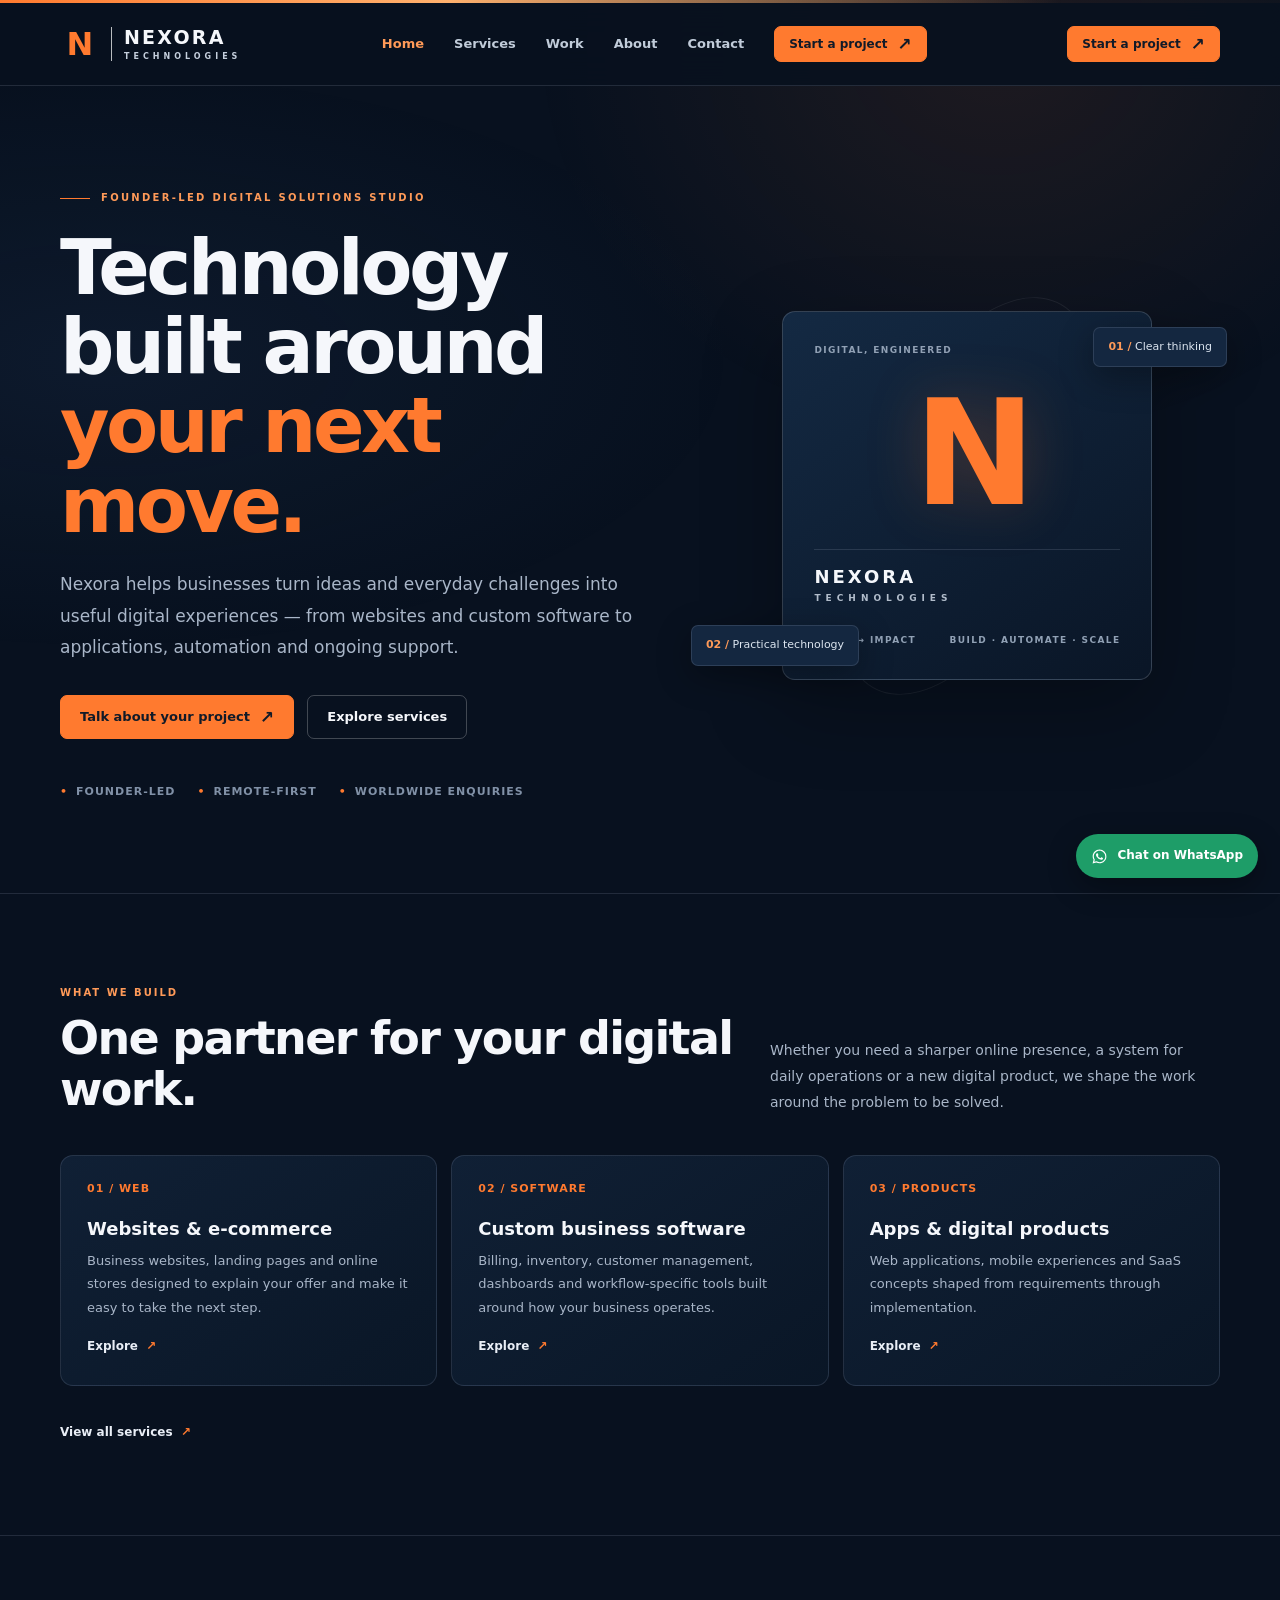
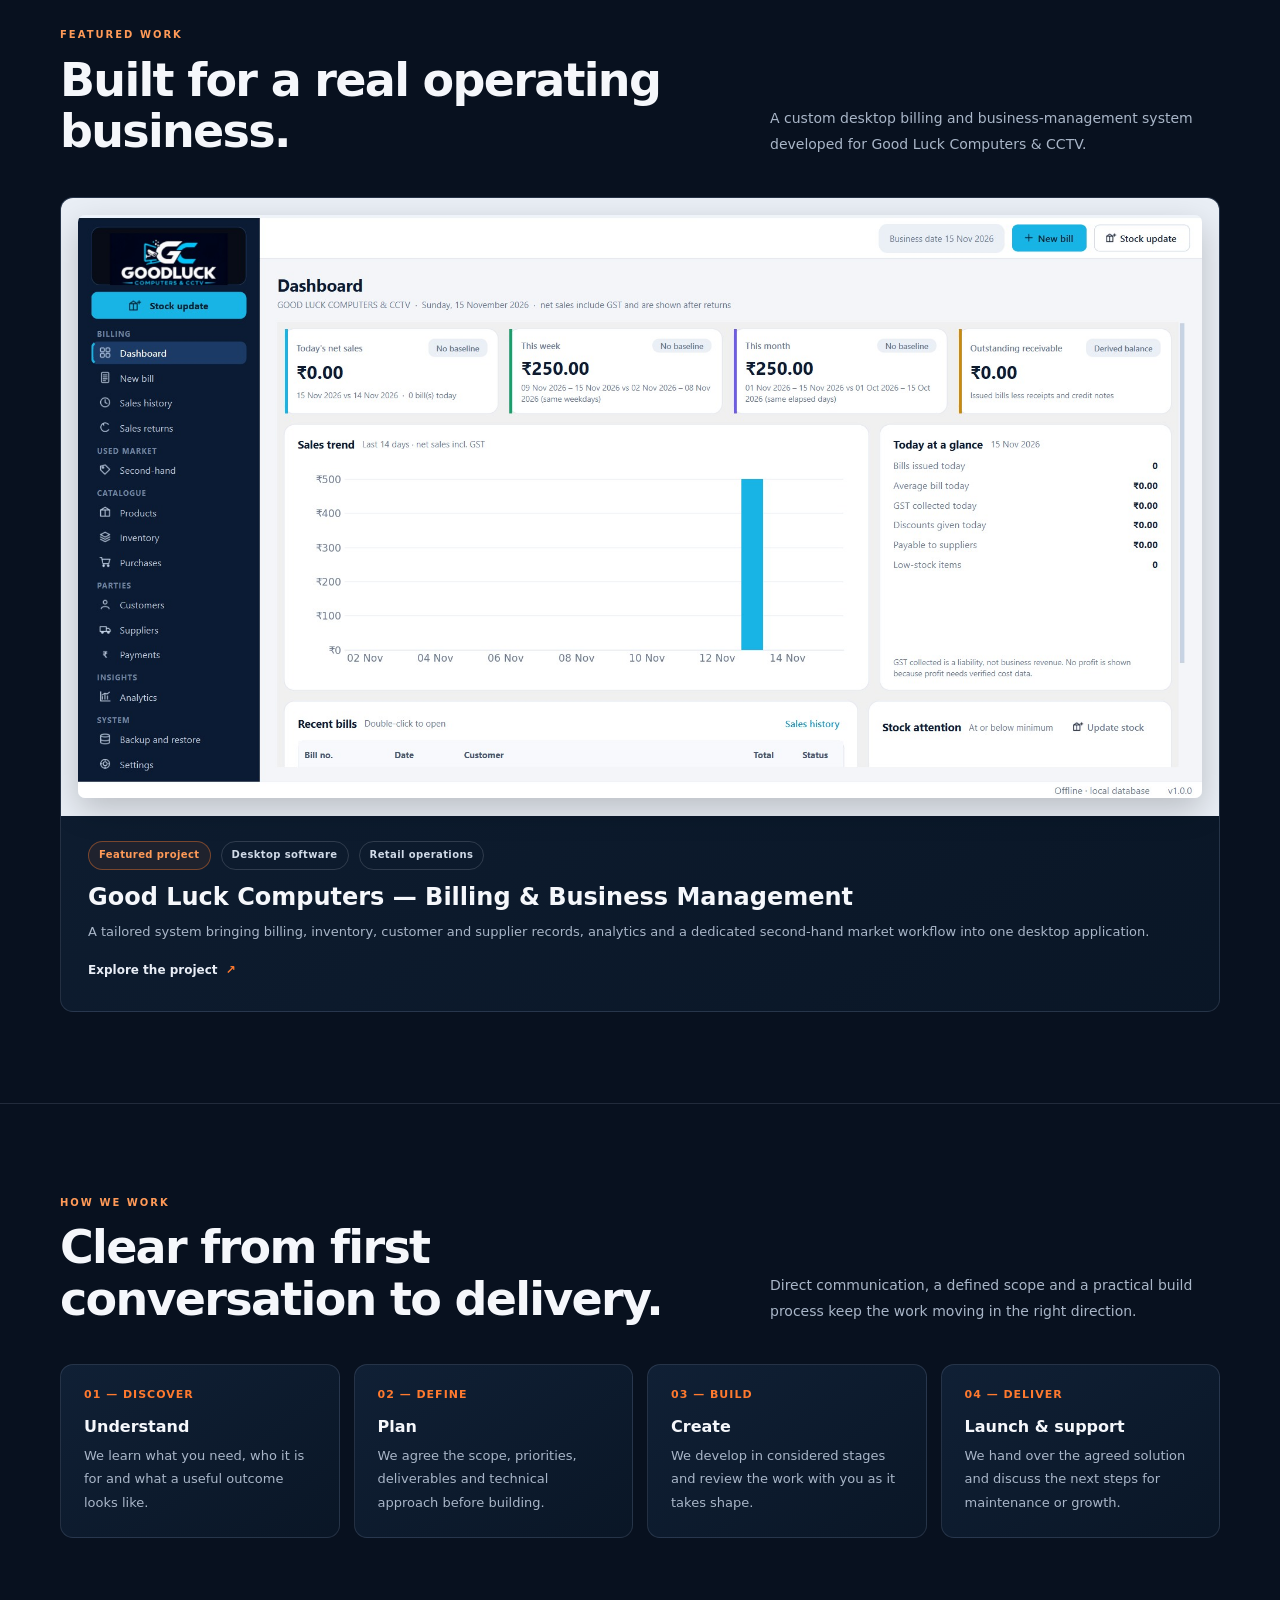
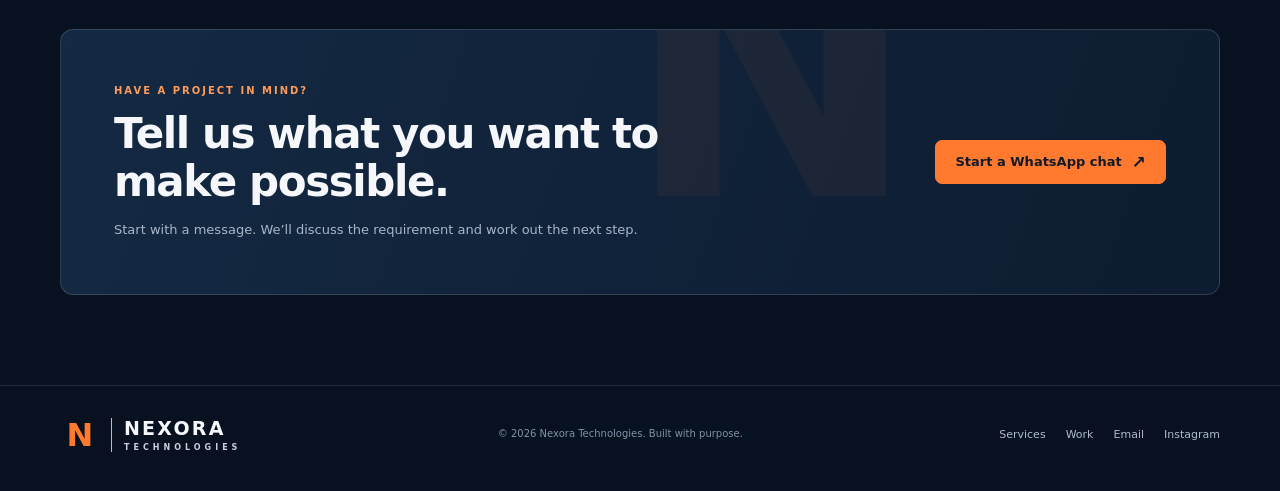
<file: index.html>
<!doctype html><html lang="en"><head><meta charset="utf-8"><meta name="viewport" content="width=device-width, initial-scale=1"><meta name="theme-color" content="#08111f"><link rel="icon" href="assets/favicon.svg" type="image/svg+xml"><link rel="stylesheet" href="assets/site.css"><script defer src="assets/site.js"></script><title>Nexora Technologies — Digital Solutions Studio</title><meta name="description" content="Nexora Technologies is a founder-led digital solutions studio building websites, custom software, applications and automation for businesses worldwide."><meta property="og:type" content="website"><meta property="og:title" content="Nexora Technologies — Digital Solutions Studio"><meta property="og:description" content="Nexora Technologies is a founder-led digital solutions studio building websites, custom software, applications and automation for businesses worldwide."></head><body><div class="topline"></div><header class="site-header"><div class="wrap nav">
<a class="brand" href="index.html" aria-label="Nexora Technologies home"><span class="brand-mark">N</span><span class="brand-divider"></span><span class="brand-word"><strong>NEXORA</strong><small>TECHNOLOGIES</small></span></a>
<nav class="nav-links" data-site-nav aria-label="Main navigation"><a href="index.html" aria-current="page">Home</a><a href="services.html">Services</a><a href="work.html">Work</a><a href="about.html">About</a><a href="contact.html">Contact</a><a class="btn btn-small mobile-cta" href="https://wa.me/919157517750?text=Hi%20Nexora%2C%20I%20found%20your%20website%20and%20would%20like%20to%20discuss%20a%20project." target="_blank" rel="noopener noreferrer">Start a project <span class="arrow">↗</span></a></nav>
<div class="nav-actions"><a class="btn btn-small" href="https://wa.me/919157517750?text=Hi%20Nexora%2C%20I%20found%20your%20website%20and%20would%20like%20to%20discuss%20a%20project." target="_blank" rel="noopener noreferrer">Start a project <span class="arrow">↗</span></a><button class="menu-toggle" data-menu-toggle aria-expanded="false" aria-label="Open navigation">Menu</button></div>
</div></header><main>
<section class="hero"><div class="wrap hero-grid"><div class="reveal"><div class="eyebrow">Founder-led digital solutions studio</div><h1>Technology built around <span>your next move.</span></h1><p class="hero-copy">Nexora helps businesses turn ideas and everyday challenges into useful digital experiences — from websites and custom software to applications, automation and ongoing support.</p><div class="hero-actions"><a class="btn" href="https://wa.me/919157517750?text=Hi%20Nexora%2C%20I%20found%20your%20website%20and%20would%20like%20to%20discuss%20a%20project." target="_blank" rel="noopener noreferrer">Talk about your project <span class="arrow">↗</span></a><a class="btn btn-outline" href="services.html">Explore services</a></div><div class="hero-proof"><span>Founder-led</span><span>Remote-first</span><span>Worldwide enquiries</span></div></div>
<div class="hero-art reveal" aria-label="Nexora Technologies brand mark"><div class="orbit"></div><div class="brand-card"><div class="brand-card-top"><span>Digital, engineered</span><i class="brand-dot" aria-hidden="true"></i></div><div class="brand-card-symbol"><b>N</b></div><div class="brand-card-rule"></div><div class="brand-card-name">NEXORA</div><div class="brand-card-sub">TECHNOLOGIES</div><div class="brand-card-bottom"><span>IDEAS → IMPACT</span><span>BUILD · AUTOMATE · SCALE</span></div></div><div class="float-chip chip-a"><b>01 /</b> Clear thinking</div><div class="float-chip chip-b"><b>02 /</b> Practical technology</div></div></div></section>
<section class="section"><div class="wrap"><div class="section-head reveal"><div><div class="section-kicker">What we build</div><h2>One partner for your digital work.</h2></div><p class="section-intro">Whether you need a sharper online presence, a system for daily operations or a new digital product, we shape the work around the problem to be solved.</p></div><div class="grid-3">
<article class="service-card reveal"><div class="card-index">01 / WEB</div><h3>Websites & e-commerce</h3><p>Business websites, landing pages and online stores designed to explain your offer and make it easy to take the next step.</p><a class="card-link" href="services.html#web">Explore <span>↗</span></a></article>
<article class="service-card reveal"><div class="card-index">02 / SOFTWARE</div><h3>Custom business software</h3><p>Billing, inventory, customer management, dashboards and workflow-specific tools built around how your business operates.</p><a class="card-link" href="services.html#software">Explore <span>↗</span></a></article>
<article class="service-card reveal"><div class="card-index">03 / PRODUCTS</div><h3>Apps & digital products</h3><p>Web applications, mobile experiences and SaaS concepts shaped from requirements through implementation.</p><a class="card-link" href="services.html#applications">Explore <span>↗</span></a></article>
</div><div style="margin-top:19px"><a class="card-link" href="services.html">View all services <span>↗</span></a></div></div></section>
<section class="section"><div class="wrap"><div class="section-head reveal"><div><div class="section-kicker">Featured work</div><h2>Built for a real operating business.</h2></div><p class="section-intro">A custom desktop billing and business-management system developed for Good Luck Computers & CCTV.</p></div><article class="work-card reveal"><div class="work-image"><img src="assets/goodluck-dashboard.jpg" alt="Good Luck Billing application dashboard showing sales analytics and business modules" loading="lazy"></div><div class="work-body"><div class="work-meta"><span class="pill pill-orange">Featured project</span><span class="pill">Desktop software</span><span class="pill">Retail operations</span></div><h3>Good Luck Computers — Billing & Business Management</h3><p>A tailored system bringing billing, inventory, customer and supplier records, analytics and a dedicated second-hand market workflow into one desktop application.</p><a class="card-link" href="project-good-luck.html">Explore the project <span>↗</span></a></div></article></div></section>
<section class="section"><div class="wrap"><div class="section-head reveal"><div><div class="section-kicker">How we work</div><h2>Clear from first conversation to delivery.</h2></div><p class="section-intro">Direct communication, a defined scope and a practical build process keep the work moving in the right direction.</p></div><div class="process-grid"><article class="process-card reveal"><div class="process-num">01 — DISCOVER</div><h3>Understand</h3><p>We learn what you need, who it is for and what a useful outcome looks like.</p></article><article class="process-card reveal"><div class="process-num">02 — DEFINE</div><h3>Plan</h3><p>We agree the scope, priorities, deliverables and technical approach before building.</p></article><article class="process-card reveal"><div class="process-num">03 — BUILD</div><h3>Create</h3><p>We develop in considered stages and review the work with you as it takes shape.</p></article><article class="process-card reveal"><div class="process-num">04 — DELIVER</div><h3>Launch & support</h3><p>We hand over the agreed solution and discuss the next steps for maintenance or growth.</p></article></div></div></section>
<section class="cta-section"><div class="wrap"><div class="cta-panel reveal"><div><div class="section-kicker">Have a project in mind?</div><h2>Tell us what you want to make possible.</h2><p>Start with a message. We’ll discuss the requirement and work out the next step.</p></div><a class="btn" href="https://wa.me/919157517750?text=Hi%20Nexora%2C%20I%20found%20your%20website%20and%20would%20like%20to%20discuss%20a%20project." target="_blank" rel="noopener noreferrer">Start a WhatsApp chat <span class="arrow">↗</span></a></div></div></section>
</main><footer class="site-footer"><div class="wrap footer-row"><a class="brand" href="index.html"><span class="brand-mark">N</span><span class="brand-divider"></span><span class="brand-word"><strong>NEXORA</strong><small>TECHNOLOGIES</small></span></a><div class="footer-copy">© <span data-year></span> Nexora Technologies. Built with purpose.</div><div class="footer-links"><a href="services.html">Services</a><a href="work.html">Work</a><a href="mailto:nexora.taufik@gmail.com">Email</a><a href="https://www.instagram.com/nexora.techss/" target="_blank" rel="noopener noreferrer">Instagram</a></div></div></footer><a class="whatsapp-float" href="https://wa.me/919157517750?text=Hi%20Nexora%2C%20I%20found%20your%20website%20and%20would%20like%20to%20discuss%20a%20project." target="_blank" rel="noopener noreferrer" aria-label="Chat with Nexora on WhatsApp"><svg viewBox="0 0 32 32" aria-hidden="true"><path d="M16.03 3C8.9 3 3.1 8.77 3.1 15.87c0 2.27.6 4.49 1.75 6.45L3 29l6.86-1.79a13 13 0 0 0 6.17 1.56h.01c7.12 0 12.92-5.77 12.92-12.88A12.78 12.78 0 0 0 16.03 3Zm0 23.6c-1.92 0-3.8-.51-5.44-1.49l-.39-.23-4.07 1.06 1.09-3.96-.25-.4a10.7 10.7 0 0 1-1.65-5.71c0-5.92 4.83-10.73 10.77-10.73 2.87 0 5.57 1.12 7.6 3.14a10.64 10.64 0 0 1 3.16 7.59c0 5.92-4.83 10.73-10.77 10.73Zm5.9-8.04c-.32-.16-1.9-.93-2.2-1.04-.3-.11-.51-.16-.73.16-.22.32-.83 1.04-1.02 1.25-.19.21-.38.24-.7.08-.32-.16-1.36-.5-2.59-1.6-.96-.85-1.61-1.9-1.8-2.22-.19-.32-.02-.49.14-.65.15-.15.32-.38.49-.57.16-.19.21-.32.32-.54.11-.21.05-.4-.03-.56-.08-.16-.73-1.74-1-2.38-.26-.63-.53-.54-.73-.55h-.62c-.21 0-.56.08-.86.4-.3.32-1.13 1.1-1.13 2.68 0 1.58 1.16 3.1 1.32 3.31.16.21 2.28 3.47 5.52 4.87.77.33 1.37.53 1.84.68.77.24 1.47.21 2.03.13.62-.09 1.9-.77 2.17-1.52.27-.75.27-1.39.19-1.52-.08-.13-.3-.21-.62-.37Z"/></svg><span>Chat on WhatsApp</span></a></body></html>
</file>
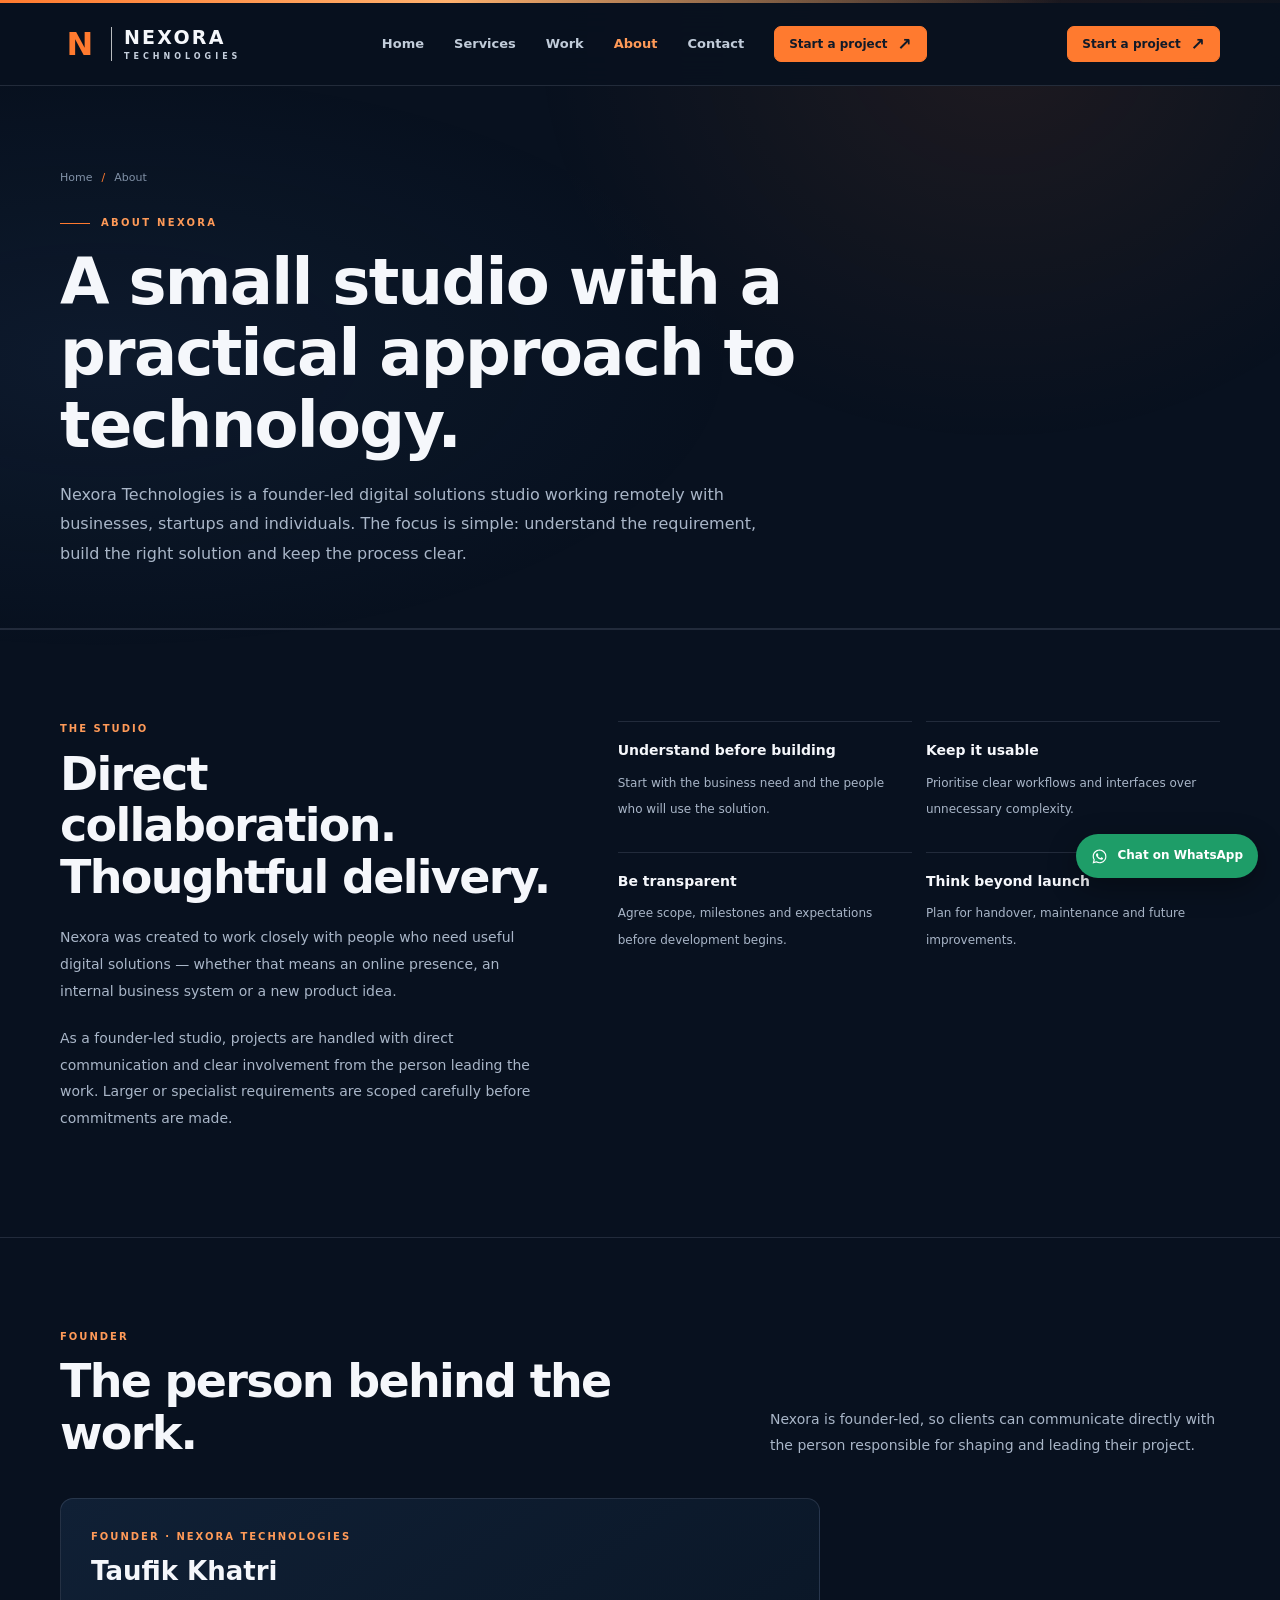
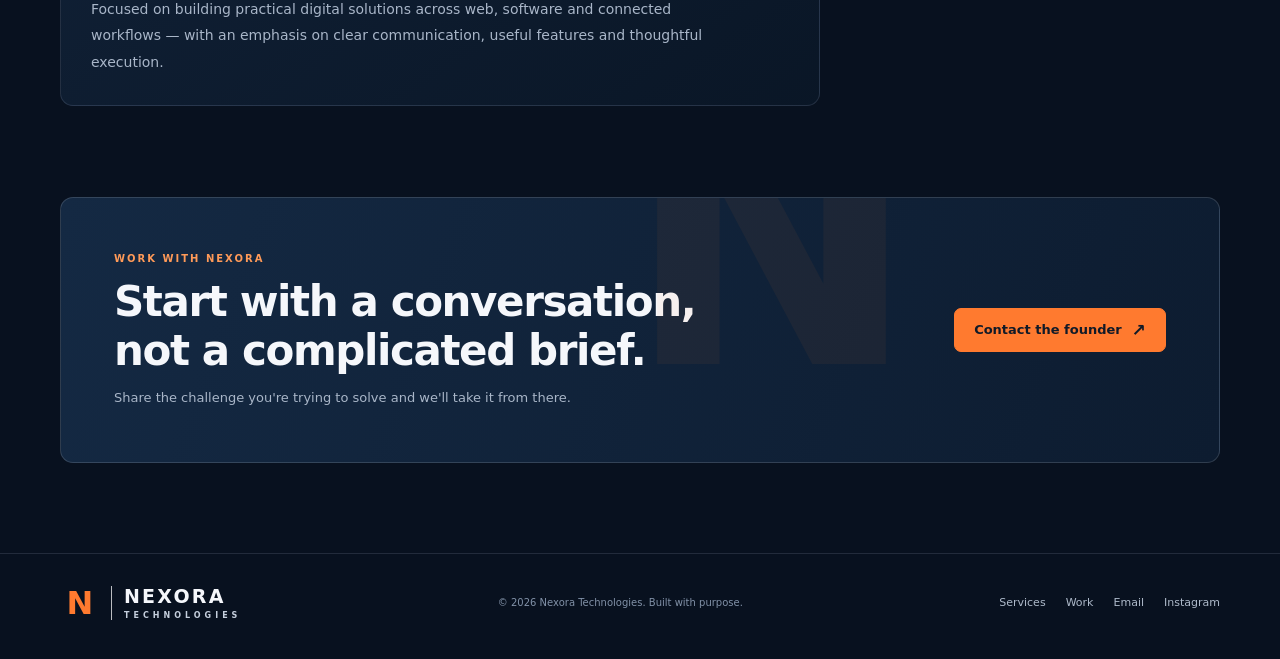
<file: about.html>
<!doctype html><html lang="en"><head><meta charset="utf-8"><meta name="viewport" content="width=device-width, initial-scale=1"><meta name="theme-color" content="#08111f"><link rel="icon" href="assets/favicon.svg" type="image/svg+xml"><link rel="stylesheet" href="assets/site.css"><script defer src="assets/site.js"></script><title>About — Nexora Technologies</title><meta name="description" content="Meet Nexora Technologies, a founder-led digital solutions studio working remotely with businesses, startups and individuals worldwide."><meta property="og:type" content="website"><meta property="og:title" content="About — Nexora Technologies"><meta property="og:description" content="Meet Nexora Technologies, a founder-led digital solutions studio working remotely with businesses, startups and individuals worldwide."></head><body><div class="topline"></div><header class="site-header"><div class="wrap nav">
<a class="brand" href="index.html" aria-label="Nexora Technologies home"><span class="brand-mark">N</span><span class="brand-divider"></span><span class="brand-word"><strong>NEXORA</strong><small>TECHNOLOGIES</small></span></a>
<nav class="nav-links" data-site-nav aria-label="Main navigation"><a href="index.html">Home</a><a href="services.html">Services</a><a href="work.html">Work</a><a href="about.html" aria-current="page">About</a><a href="contact.html">Contact</a><a class="btn btn-small mobile-cta" href="https://wa.me/919157517750?text=Hi%20Nexora%2C%20I%20found%20your%20website%20and%20would%20like%20to%20discuss%20a%20project." target="_blank" rel="noopener noreferrer">Start a project <span class="arrow">↗</span></a></nav>
<div class="nav-actions"><a class="btn btn-small" href="https://wa.me/919157517750?text=Hi%20Nexora%2C%20I%20found%20your%20website%20and%20would%20like%20to%20discuss%20a%20project." target="_blank" rel="noopener noreferrer">Start a project <span class="arrow">↗</span></a><button class="menu-toggle" data-menu-toggle aria-expanded="false" aria-label="Open navigation">Menu</button></div>
</div></header><main>
<section class="page-hero"><div class="wrap"><div class="crumb"><a href="index.html">Home</a><span>/</span> About</div><div class="page-heading"><div class="eyebrow">About Nexora</div><h1>A small studio with a practical approach to technology.</h1><p>Nexora Technologies is a founder-led digital solutions studio working remotely with businesses, startups and individuals. The focus is simple: understand the requirement, build the right solution and keep the process clear.</p></div></div></section>
<section class="section"><div class="wrap split"><div class="split-copy reveal"><div class="section-kicker">The studio</div><h2>Direct collaboration. Thoughtful delivery.</h2><p>Nexora was created to work closely with people who need useful digital solutions — whether that means an online presence, an internal business system or a new product idea.</p><p>As a founder-led studio, projects are handled with direct communication and clear involvement from the person leading the work. Larger or specialist requirements are scoped carefully before commitments are made.</p></div><div class="principles reveal"><div class="principle"><strong>Understand before building</strong><span>Start with the business need and the people who will use the solution.</span></div><div class="principle"><strong>Keep it usable</strong><span>Prioritise clear workflows and interfaces over unnecessary complexity.</span></div><div class="principle"><strong>Be transparent</strong><span>Agree scope, milestones and expectations before development begins.</span></div><div class="principle"><strong>Think beyond launch</strong><span>Plan for handover, maintenance and future improvements.</span></div></div></div></section>
<section class="section"><div class="wrap"><div class="section-head"><div><div class="section-kicker">Founder</div><h2>The person behind the work.</h2></div><p class="section-intro">Nexora is founder-led, so clients can communicate directly with the person responsible for shaping and leading their project.</p></div><div class="panel" style="padding:30px;max-width:760px"><div class="section-kicker">Founder · Nexora Technologies</div><h3 style="font:850 26px ui-sans-serif,system-ui;margin:10px 0">Taufik Khatri</h3><p style="max-width:620px;color:var(--muted);font-size:14px;line-height:1.9;margin:0">Focused on building practical digital solutions across web, software and connected workflows — with an emphasis on clear communication, useful features and thoughtful execution.</p></div></div></section>
<section class="cta-section"><div class="wrap"><div class="cta-panel"><div><div class="section-kicker">Work with Nexora</div><h2>Start with a conversation, not a complicated brief.</h2><p>Share the challenge you're trying to solve and we'll take it from there.</p></div><a class="btn" href="https://wa.me/919157517750?text=Hi%20Nexora%2C%20I%20found%20your%20website%20and%20would%20like%20to%20discuss%20a%20project." target="_blank" rel="noopener noreferrer">Contact the founder <span class="arrow">↗</span></a></div></div></section>
</main><footer class="site-footer"><div class="wrap footer-row"><a class="brand" href="index.html"><span class="brand-mark">N</span><span class="brand-divider"></span><span class="brand-word"><strong>NEXORA</strong><small>TECHNOLOGIES</small></span></a><div class="footer-copy">© <span data-year></span> Nexora Technologies. Built with purpose.</div><div class="footer-links"><a href="services.html">Services</a><a href="work.html">Work</a><a href="mailto:nexora.taufik@gmail.com">Email</a><a href="https://www.instagram.com/nexora.techss/" target="_blank" rel="noopener noreferrer">Instagram</a></div></div></footer><a class="whatsapp-float" href="https://wa.me/919157517750?text=Hi%20Nexora%2C%20I%20found%20your%20website%20and%20would%20like%20to%20discuss%20a%20project." target="_blank" rel="noopener noreferrer" aria-label="Chat with Nexora on WhatsApp"><svg viewBox="0 0 32 32" aria-hidden="true"><path d="M16.03 3C8.9 3 3.1 8.77 3.1 15.87c0 2.27.6 4.49 1.75 6.45L3 29l6.86-1.79a13 13 0 0 0 6.17 1.56h.01c7.12 0 12.92-5.77 12.92-12.88A12.78 12.78 0 0 0 16.03 3Zm0 23.6c-1.92 0-3.8-.51-5.44-1.49l-.39-.23-4.07 1.06 1.09-3.96-.25-.4a10.7 10.7 0 0 1-1.65-5.71c0-5.92 4.83-10.73 10.77-10.73 2.87 0 5.57 1.12 7.6 3.14a10.64 10.64 0 0 1 3.16 7.59c0 5.92-4.83 10.73-10.77 10.73Zm5.9-8.04c-.32-.16-1.9-.93-2.2-1.04-.3-.11-.51-.16-.73.16-.22.32-.83 1.04-1.02 1.25-.19.21-.38.24-.7.08-.32-.16-1.36-.5-2.59-1.6-.96-.85-1.61-1.9-1.8-2.22-.19-.32-.02-.49.14-.65.15-.15.32-.38.49-.57.16-.19.21-.32.32-.54.11-.21.05-.4-.03-.56-.08-.16-.73-1.74-1-2.38-.26-.63-.53-.54-.73-.55h-.62c-.21 0-.56.08-.86.4-.3.32-1.13 1.1-1.13 2.68 0 1.58 1.16 3.1 1.32 3.31.16.21 2.28 3.47 5.52 4.87.77.33 1.37.53 1.84.68.77.24 1.47.21 2.03.13.62-.09 1.9-.77 2.17-1.52.27-.75.27-1.39.19-1.52-.08-.13-.3-.21-.62-.37Z"/></svg><span>Chat on WhatsApp</span></a></body></html>
</file>
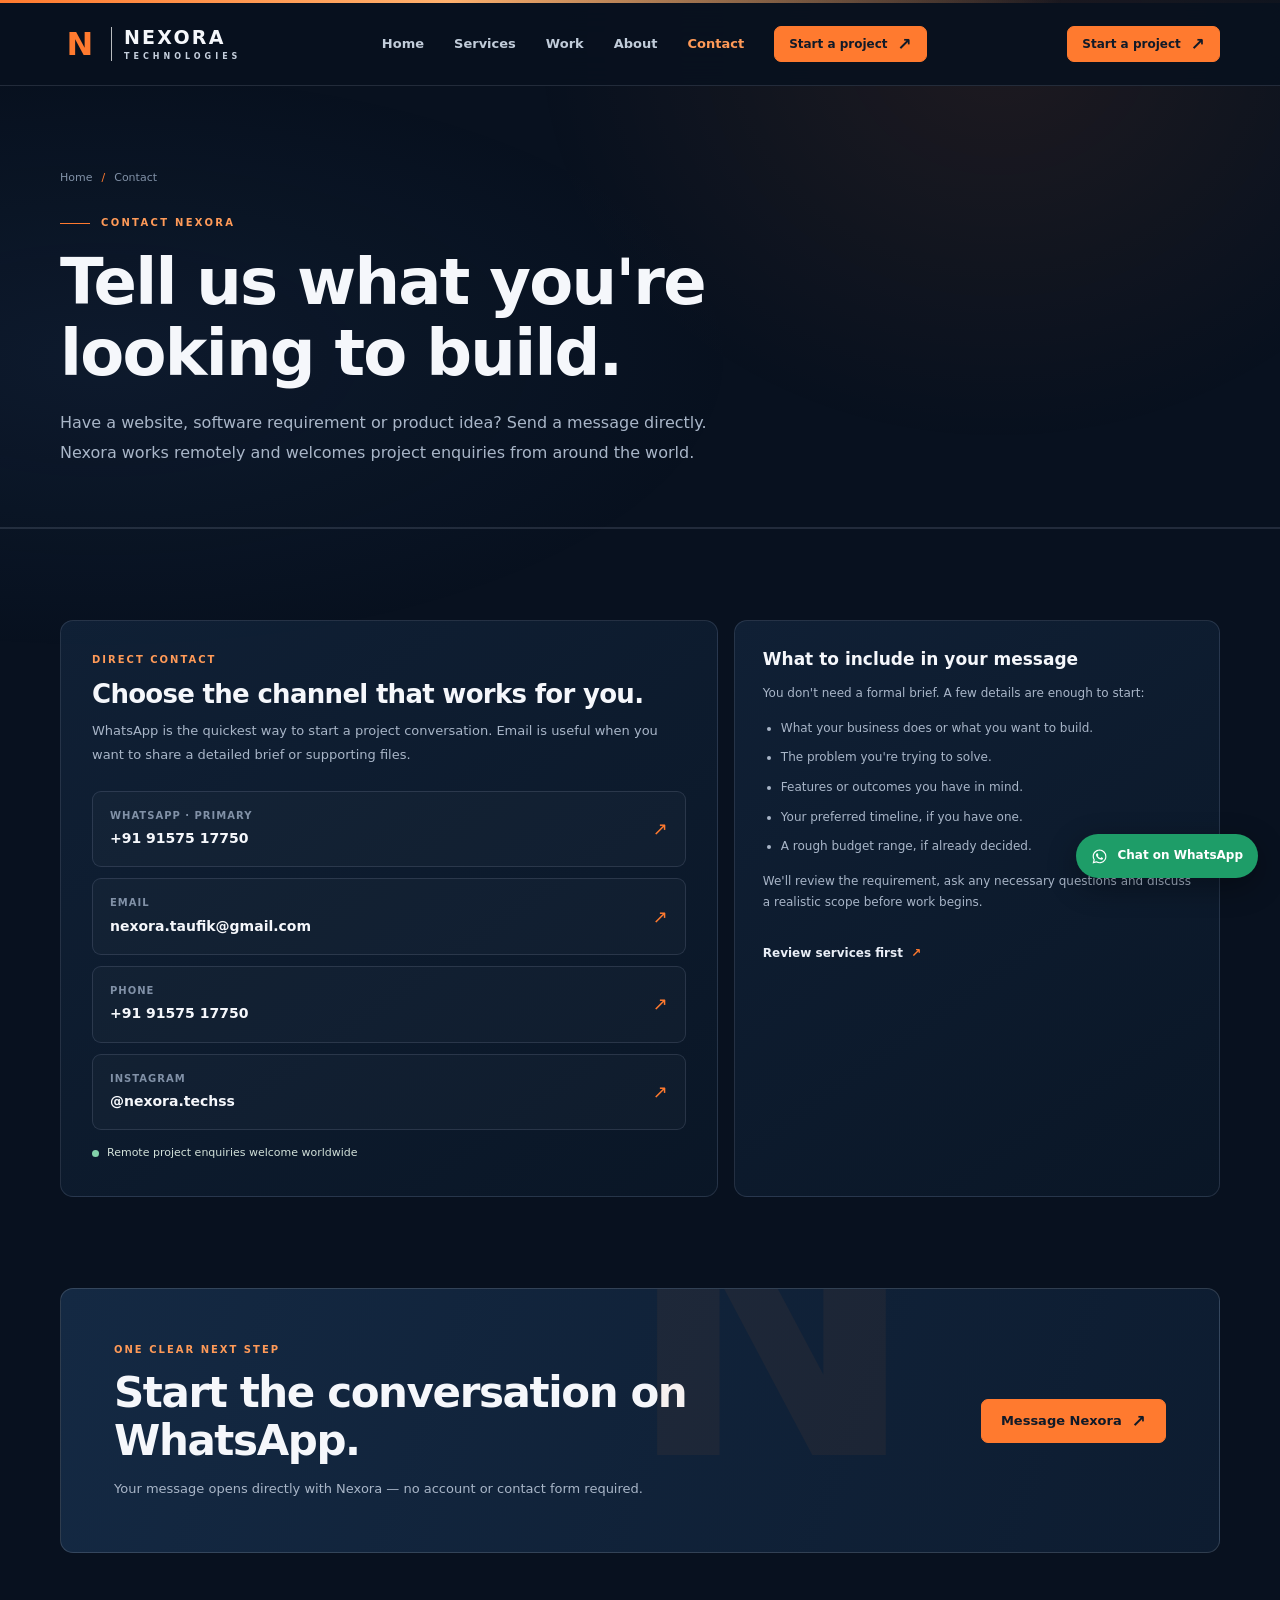
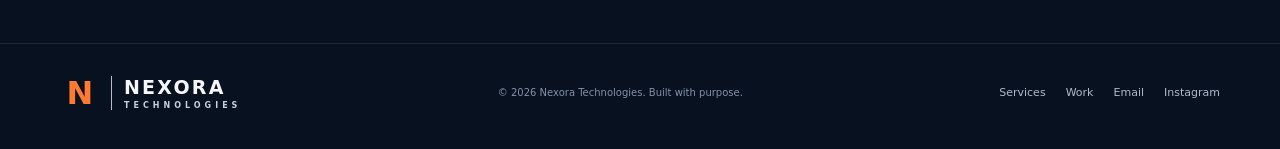
<file: contact.html>
<!doctype html><html lang="en"><head><meta charset="utf-8"><meta name="viewport" content="width=device-width, initial-scale=1"><meta name="theme-color" content="#08111f"><link rel="icon" href="assets/favicon.svg" type="image/svg+xml"><link rel="stylesheet" href="assets/site.css"><script defer src="assets/site.js"></script><title>Contact — Nexora Technologies</title><meta name="description" content="Contact Nexora Technologies on WhatsApp, email or Instagram to discuss a website, custom software or digital project."><meta property="og:type" content="website"><meta property="og:title" content="Contact — Nexora Technologies"><meta property="og:description" content="Contact Nexora Technologies on WhatsApp, email or Instagram to discuss a website, custom software or digital project."></head><body><div class="topline"></div><header class="site-header"><div class="wrap nav">
<a class="brand" href="index.html" aria-label="Nexora Technologies home"><span class="brand-mark">N</span><span class="brand-divider"></span><span class="brand-word"><strong>NEXORA</strong><small>TECHNOLOGIES</small></span></a>
<nav class="nav-links" data-site-nav aria-label="Main navigation"><a href="index.html">Home</a><a href="services.html">Services</a><a href="work.html">Work</a><a href="about.html">About</a><a href="contact.html" aria-current="page">Contact</a><a class="btn btn-small mobile-cta" href="https://wa.me/919157517750?text=Hi%20Nexora%2C%20I%20found%20your%20website%20and%20would%20like%20to%20discuss%20a%20project." target="_blank" rel="noopener noreferrer">Start a project <span class="arrow">↗</span></a></nav>
<div class="nav-actions"><a class="btn btn-small" href="https://wa.me/919157517750?text=Hi%20Nexora%2C%20I%20found%20your%20website%20and%20would%20like%20to%20discuss%20a%20project." target="_blank" rel="noopener noreferrer">Start a project <span class="arrow">↗</span></a><button class="menu-toggle" data-menu-toggle aria-expanded="false" aria-label="Open navigation">Menu</button></div>
</div></header><main>
<section class="page-hero"><div class="wrap"><div class="crumb"><a href="index.html">Home</a><span>/</span> Contact</div><div class="page-heading"><div class="eyebrow">Contact Nexora</div><h1>Tell us what you're looking to build.</h1><p>Have a website, software requirement or product idea? Send a message directly. Nexora works remotely and welcomes project enquiries from around the world.</p></div></div></section>
<section class="section"><div class="wrap contact-grid"><div class="panel contact-primary reveal"><div class="section-kicker">Direct contact</div><h2>Choose the channel that works for you.</h2><p>WhatsApp is the quickest way to start a project conversation. Email is useful when you want to share a detailed brief or supporting files.</p><div class="contact-options">
<a class="contact-option" href="https://wa.me/919157517750?text=Hi%20Nexora%2C%20I%20found%20your%20website%20and%20would%20like%20to%20discuss%20a%20project." target="_blank" rel="noopener noreferrer"><div><small>WhatsApp · Primary</small><strong>+91 91575 17750</strong></div><span class="out">↗</span></a>
<a class="contact-option" href="mailto:nexora.taufik@gmail.com?subject=Project%20enquiry%20-%20Nexora%20Technologies"><div><small>Email</small><strong>nexora.taufik@gmail.com</strong></div><span class="out">↗</span></a>
<a class="contact-option" href="tel:+919157517750"><div><small>Phone</small><strong>+91 91575 17750</strong></div><span class="out">↗</span></a>
<a class="contact-option" href="https://www.instagram.com/nexora.techss/" target="_blank" rel="noopener noreferrer"><div><small>Instagram</small><strong>@nexora.techss</strong></div><span class="out">↗</span></a>
</div><div class="availability"><i></i> Remote project enquiries welcome worldwide</div></div>
<aside class="panel contact-aside reveal"><h3>What to include in your message</h3><p>You don't need a formal brief. A few details are enough to start:</p><ul><li>What your business does or what you want to build.</li><li>The problem you're trying to solve.</li><li>Features or outcomes you have in mind.</li><li>Your preferred timeline, if you have one.</li><li>A rough budget range, if already decided.</li></ul><p>We'll review the requirement, ask any necessary questions and discuss a realistic scope before work begins.</p><a class="card-link" href="services.html">Review services first <span>↗</span></a></aside></div></section>
<section class="cta-section"><div class="wrap"><div class="cta-panel"><div><div class="section-kicker">One clear next step</div><h2>Start the conversation on WhatsApp.</h2><p>Your message opens directly with Nexora — no account or contact form required.</p></div><a class="btn" href="https://wa.me/919157517750?text=Hi%20Nexora%2C%20I%20found%20your%20website%20and%20would%20like%20to%20discuss%20a%20project." target="_blank" rel="noopener noreferrer">Message Nexora <span class="arrow">↗</span></a></div></div></section>
</main><footer class="site-footer"><div class="wrap footer-row"><a class="brand" href="index.html"><span class="brand-mark">N</span><span class="brand-divider"></span><span class="brand-word"><strong>NEXORA</strong><small>TECHNOLOGIES</small></span></a><div class="footer-copy">© <span data-year></span> Nexora Technologies. Built with purpose.</div><div class="footer-links"><a href="services.html">Services</a><a href="work.html">Work</a><a href="mailto:nexora.taufik@gmail.com">Email</a><a href="https://www.instagram.com/nexora.techss/" target="_blank" rel="noopener noreferrer">Instagram</a></div></div></footer><a class="whatsapp-float" href="https://wa.me/919157517750?text=Hi%20Nexora%2C%20I%20found%20your%20website%20and%20would%20like%20to%20discuss%20a%20project." target="_blank" rel="noopener noreferrer" aria-label="Chat with Nexora on WhatsApp"><svg viewBox="0 0 32 32" aria-hidden="true"><path d="M16.03 3C8.9 3 3.1 8.77 3.1 15.87c0 2.27.6 4.49 1.75 6.45L3 29l6.86-1.79a13 13 0 0 0 6.17 1.56h.01c7.12 0 12.92-5.77 12.92-12.88A12.78 12.78 0 0 0 16.03 3Zm0 23.6c-1.92 0-3.8-.51-5.44-1.49l-.39-.23-4.07 1.06 1.09-3.96-.25-.4a10.7 10.7 0 0 1-1.65-5.71c0-5.92 4.83-10.73 10.77-10.73 2.87 0 5.57 1.12 7.6 3.14a10.64 10.64 0 0 1 3.16 7.59c0 5.92-4.83 10.73-10.77 10.73Zm5.9-8.04c-.32-.16-1.9-.93-2.2-1.04-.3-.11-.51-.16-.73.16-.22.32-.83 1.04-1.02 1.25-.19.21-.38.24-.7.08-.32-.16-1.36-.5-2.59-1.6-.96-.85-1.61-1.9-1.8-2.22-.19-.32-.02-.49.14-.65.15-.15.32-.38.49-.57.16-.19.21-.32.32-.54.11-.21.05-.4-.03-.56-.08-.16-.73-1.74-1-2.38-.26-.63-.53-.54-.73-.55h-.62c-.21 0-.56.08-.86.4-.3.32-1.13 1.1-1.13 2.68 0 1.58 1.16 3.1 1.32 3.31.16.21 2.28 3.47 5.52 4.87.77.33 1.37.53 1.84.68.77.24 1.47.21 2.03.13.62-.09 1.9-.77 2.17-1.52.27-.75.27-1.39.19-1.52-.08-.13-.3-.21-.62-.37Z"/></svg><span>Chat on WhatsApp</span></a></body></html>
</file>
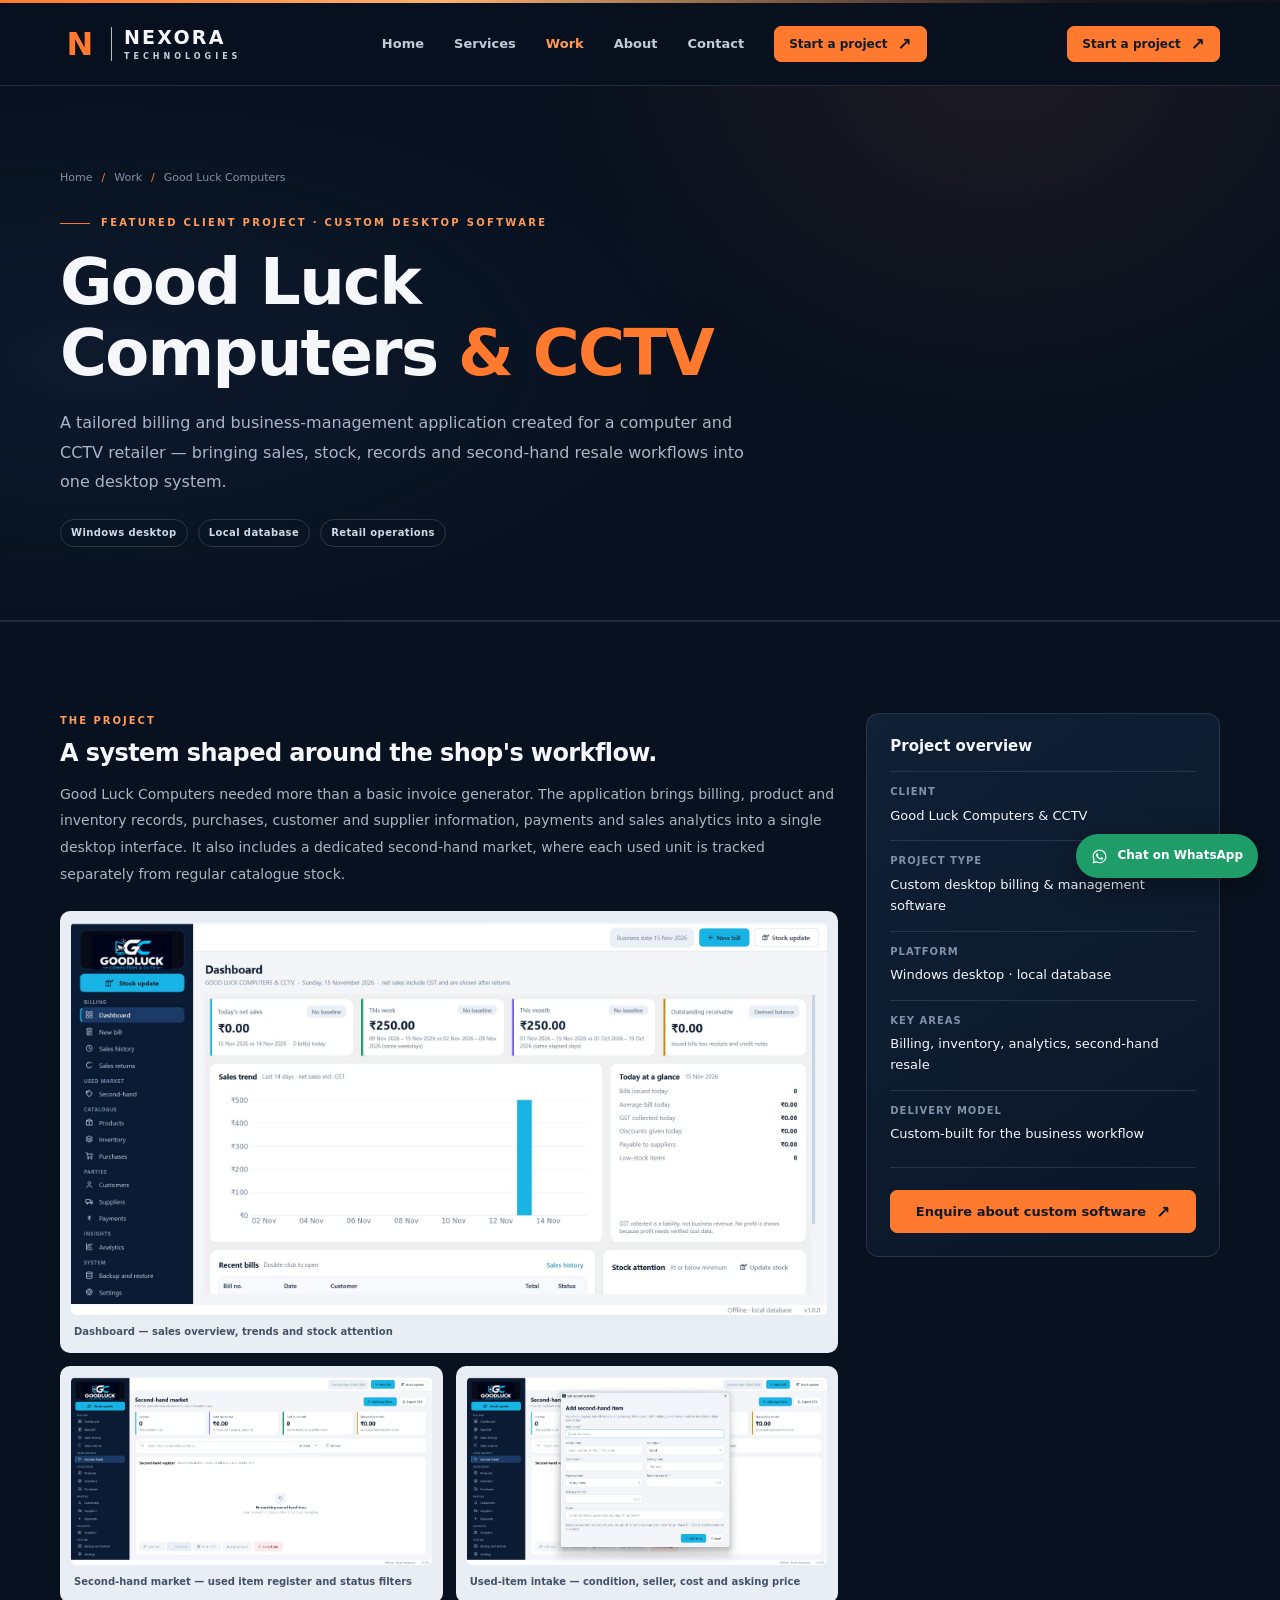
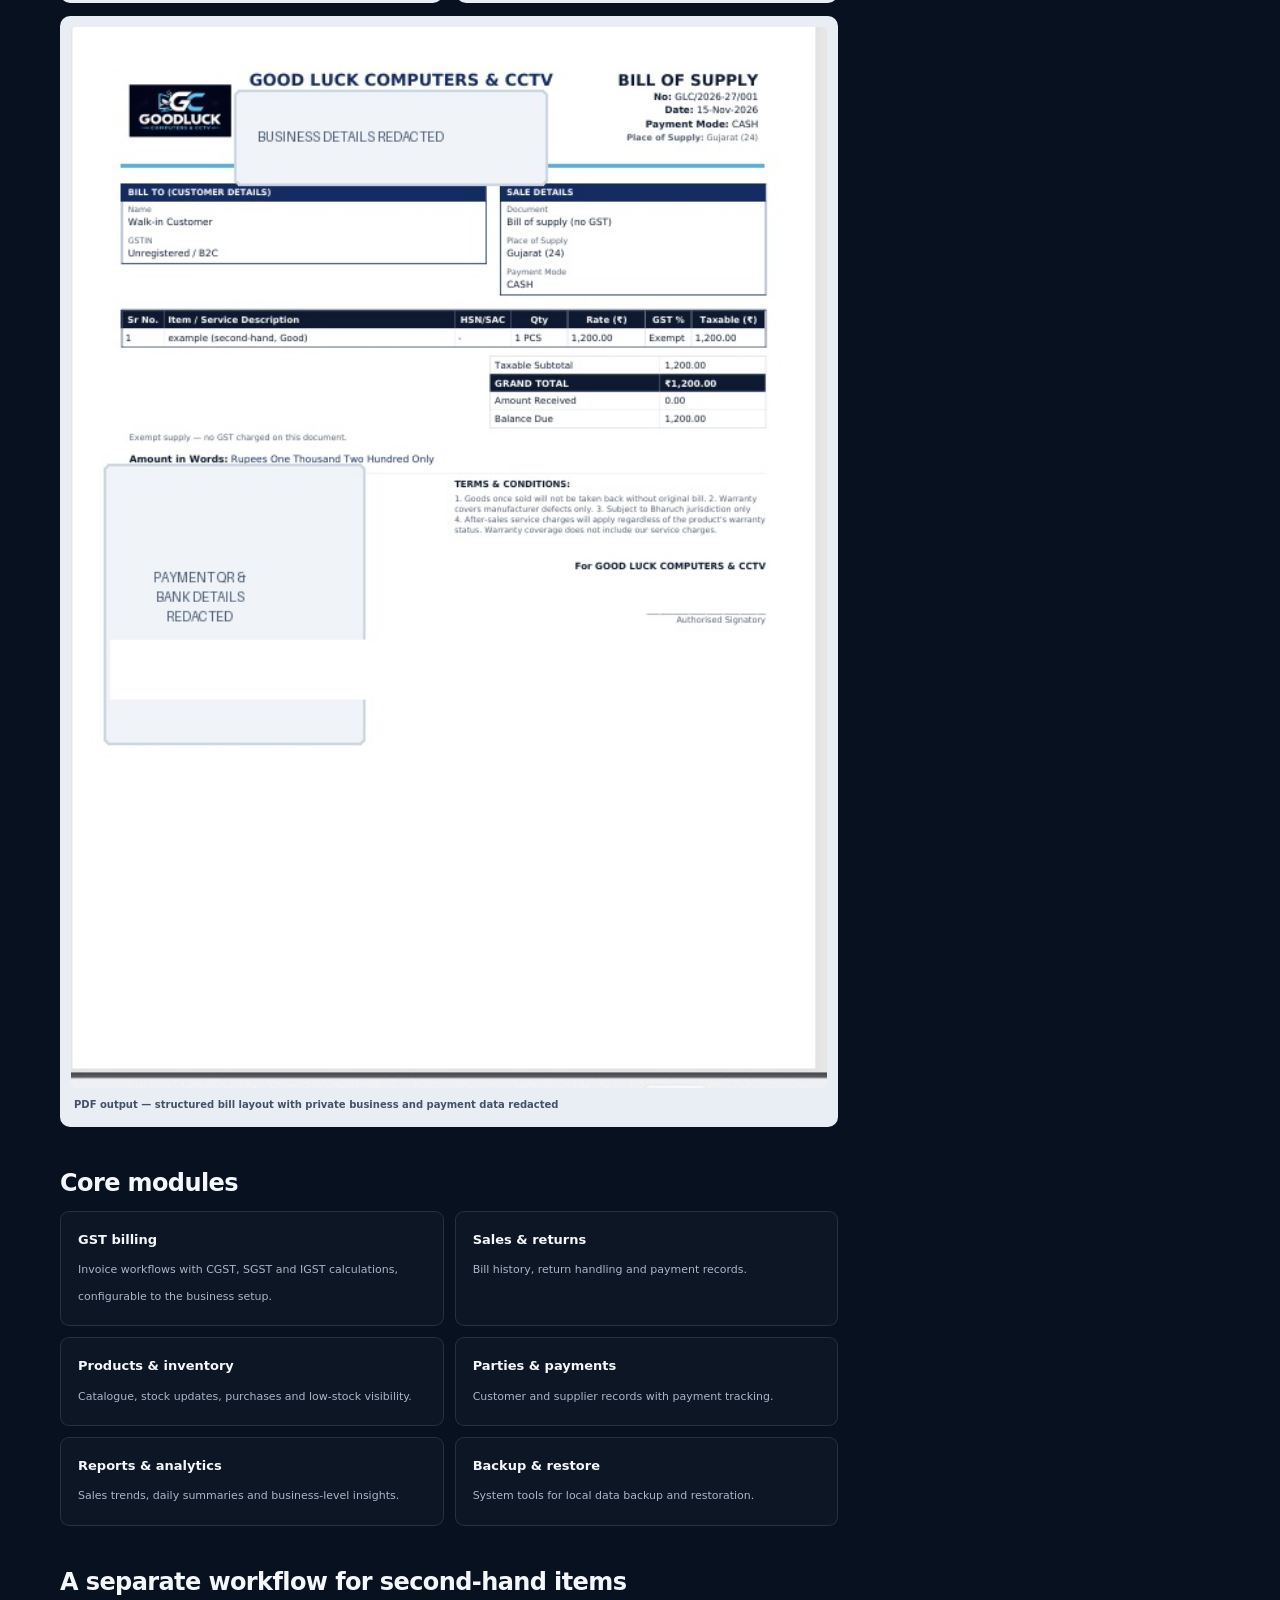
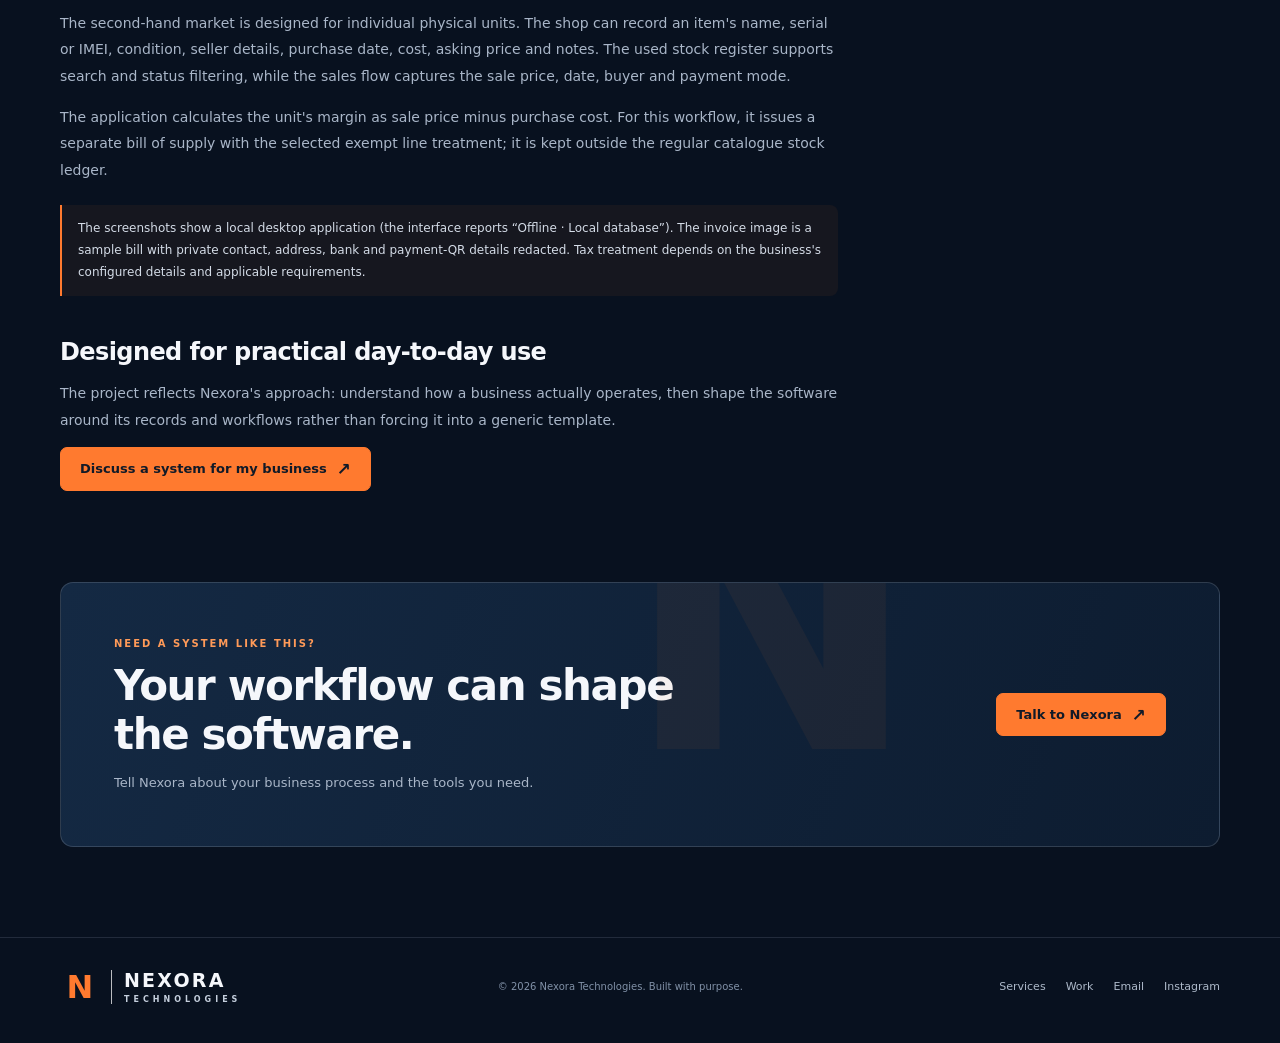
<file: project-good-luck.html>
<!doctype html><html lang="en"><head><meta charset="utf-8"><meta name="viewport" content="width=device-width, initial-scale=1"><meta name="theme-color" content="#08111f"><link rel="icon" href="assets/favicon.svg" type="image/svg+xml"><link rel="stylesheet" href="assets/site.css"><script defer src="assets/site.js"></script><title>Good Luck Computers Case Study — Nexora Technologies</title><meta name="description" content="A custom desktop billing and business-management system built for Good Luck Computers & CCTV. Explore billing, inventory, analytics and second-hand resale workflows."><meta property="og:type" content="website"><meta property="og:title" content="Good Luck Computers Case Study — Nexora Technologies"><meta property="og:description" content="A custom desktop billing and business-management system built for Good Luck Computers & CCTV. Explore billing, inventory, analytics and second-hand resale workflows."></head><body><div class="topline"></div><header class="site-header"><div class="wrap nav">
<a class="brand" href="index.html" aria-label="Nexora Technologies home"><span class="brand-mark">N</span><span class="brand-divider"></span><span class="brand-word"><strong>NEXORA</strong><small>TECHNOLOGIES</small></span></a>
<nav class="nav-links" data-site-nav aria-label="Main navigation"><a href="index.html">Home</a><a href="services.html">Services</a><a href="work.html" aria-current="page">Work</a><a href="about.html">About</a><a href="contact.html">Contact</a><a class="btn btn-small mobile-cta" href="https://wa.me/919157517750?text=Hi%20Nexora%2C%20I%20found%20your%20website%20and%20would%20like%20to%20discuss%20a%20project." target="_blank" rel="noopener noreferrer">Start a project <span class="arrow">↗</span></a></nav>
<div class="nav-actions"><a class="btn btn-small" href="https://wa.me/919157517750?text=Hi%20Nexora%2C%20I%20found%20your%20website%20and%20would%20like%20to%20discuss%20a%20project." target="_blank" rel="noopener noreferrer">Start a project <span class="arrow">↗</span></a><button class="menu-toggle" data-menu-toggle aria-expanded="false" aria-label="Open navigation">Menu</button></div>
</div></header><main>
<section class="page-hero"><div class="wrap"><div class="crumb"><a href="index.html">Home</a><span>/</span><a href="work.html">Work</a><span>/</span> Good Luck Computers</div><div class="page-heading"><div class="eyebrow">Featured client project · Custom desktop software</div><h1>Good Luck Computers <span class="accent">& CCTV</span></h1><p>A tailored billing and business-management application created for a computer and CCTV retailer — bringing sales, stock, records and second-hand resale workflows into one desktop system.</p></div><div class="work-meta" style="margin-top:22px"><span class="pill">Windows desktop</span><span class="pill">Local database</span><span class="pill">Retail operations</span></div></div></section>
<section class="section"><div class="wrap project-layout"><div class="project-main"><div class="section-kicker">The project</div><h2 style="margin-top:9px">A system shaped around the shop's workflow.</h2><p>Good Luck Computers needed more than a basic invoice generator. The application brings billing, product and inventory records, purchases, customer and supplier information, payments and sales analytics into a single desktop interface. It also includes a dedicated second-hand market, where each used unit is tracked separately from regular catalogue stock.</p><div class="gallery"><figure class="wide"><img src="assets/goodluck-dashboard.jpg" alt="Good Luck Billing dashboard showing sales trend and operational summary" loading="lazy"><figcaption>Dashboard — sales overview, trends and stock attention</figcaption></figure><figure><img src="assets/goodluck-used-market.jpg" alt="Second-hand market register in Good Luck Billing" loading="lazy"><figcaption>Second-hand market — used item register and status filters</figcaption></figure><figure><img src="assets/goodluck-add-used-item.jpg" alt="Form for registering a used computer or component" loading="lazy"><figcaption>Used-item intake — condition, seller, cost and asking price</figcaption></figure><figure class="wide"><img src="assets/goodluck-invoice-redacted.jpg" alt="Redacted sample bill of supply PDF generated by Good Luck Billing" loading="lazy"><figcaption>PDF output — structured bill layout with private business and payment data redacted</figcaption></figure></div>
<h2>Core modules</h2><div class="feature-list"><div class="feature-item"><strong>GST billing</strong><span>Invoice workflows with CGST, SGST and IGST calculations, configurable to the business setup.</span></div><div class="feature-item"><strong>Sales & returns</strong><span>Bill history, return handling and payment records.</span></div><div class="feature-item"><strong>Products & inventory</strong><span>Catalogue, stock updates, purchases and low-stock visibility.</span></div><div class="feature-item"><strong>Parties & payments</strong><span>Customer and supplier records with payment tracking.</span></div><div class="feature-item"><strong>Reports & analytics</strong><span>Sales trends, daily summaries and business-level insights.</span></div><div class="feature-item"><strong>Backup & restore</strong><span>System tools for local data backup and restoration.</span></div></div>
<h2>A separate workflow for second-hand items</h2><p>The second-hand market is designed for individual physical units. The shop can record an item's name, serial or IMEI, condition, seller details, purchase date, cost, asking price and notes. The used stock register supports search and status filtering, while the sales flow captures the sale price, date, buyer and payment mode.</p><p>The application calculates the unit's margin as sale price minus purchase cost. For this workflow, it issues a separate bill of supply with the selected exempt line treatment; it is kept outside the regular catalogue stock ledger.</p><div class="note">The screenshots show a local desktop application (the interface reports “Offline · Local database”). The invoice image is a sample bill with private contact, address, bank and payment-QR details redacted. Tax treatment depends on the business's configured details and applicable requirements.</div>
<h2>Designed for practical day-to-day use</h2><p>The project reflects Nexora's approach: understand how a business actually operates, then shape the software around its records and workflows rather than forcing it into a generic template.</p><a class="btn" href="https://wa.me/919157517750?text=Hi%20Nexora%2C%20I%20saw%20the%20Good%20Luck%20Computers%20software%20project%20and%20want%20to%20discuss%20a%20custom%20system.">Discuss a system for my business <span class="arrow">↗</span></a></div>
<aside class="panel project-sidebar"><h3>Project overview</h3><dl class="meta-list"><div><dt>Client</dt><dd>Good Luck Computers & CCTV</dd></div><div><dt>Project type</dt><dd>Custom desktop billing & management software</dd></div><div><dt>Platform</dt><dd>Windows desktop · local database</dd></div><div><dt>Key areas</dt><dd>Billing, inventory, analytics, second-hand resale</dd></div><div><dt>Delivery model</dt><dd>Custom-built for the business workflow</dd></div></dl><hr style="border:0;border-top:1px solid var(--line);margin:22px 0"><a class="btn" style="width:100%" href="https://wa.me/919157517750?text=Hi%20Nexora%2C%20I%20found%20your%20website%20and%20would%20like%20to%20discuss%20a%20project." target="_blank" rel="noopener noreferrer">Enquire about custom software <span class="arrow">↗</span></a></aside></div></section>
<section class="cta-section"><div class="wrap"><div class="cta-panel"><div><div class="section-kicker">Need a system like this?</div><h2>Your workflow can shape the software.</h2><p>Tell Nexora about your business process and the tools you need.</p></div><a class="btn" href="https://wa.me/919157517750?text=Hi%20Nexora%2C%20I%20found%20your%20website%20and%20would%20like%20to%20discuss%20a%20project." target="_blank" rel="noopener noreferrer">Talk to Nexora <span class="arrow">↗</span></a></div></div></section>
</main><footer class="site-footer"><div class="wrap footer-row"><a class="brand" href="index.html"><span class="brand-mark">N</span><span class="brand-divider"></span><span class="brand-word"><strong>NEXORA</strong><small>TECHNOLOGIES</small></span></a><div class="footer-copy">© <span data-year></span> Nexora Technologies. Built with purpose.</div><div class="footer-links"><a href="services.html">Services</a><a href="work.html">Work</a><a href="mailto:nexora.taufik@gmail.com">Email</a><a href="https://www.instagram.com/nexora.techss/" target="_blank" rel="noopener noreferrer">Instagram</a></div></div></footer><a class="whatsapp-float" href="https://wa.me/919157517750?text=Hi%20Nexora%2C%20I%20found%20your%20website%20and%20would%20like%20to%20discuss%20a%20project." target="_blank" rel="noopener noreferrer" aria-label="Chat with Nexora on WhatsApp"><svg viewBox="0 0 32 32" aria-hidden="true"><path d="M16.03 3C8.9 3 3.1 8.77 3.1 15.87c0 2.27.6 4.49 1.75 6.45L3 29l6.86-1.79a13 13 0 0 0 6.17 1.56h.01c7.12 0 12.92-5.77 12.92-12.88A12.78 12.78 0 0 0 16.03 3Zm0 23.6c-1.92 0-3.8-.51-5.44-1.49l-.39-.23-4.07 1.06 1.09-3.96-.25-.4a10.7 10.7 0 0 1-1.65-5.71c0-5.92 4.83-10.73 10.77-10.73 2.87 0 5.57 1.12 7.6 3.14a10.64 10.64 0 0 1 3.16 7.59c0 5.92-4.83 10.73-10.77 10.73Zm5.9-8.04c-.32-.16-1.9-.93-2.2-1.04-.3-.11-.51-.16-.73.16-.22.32-.83 1.04-1.02 1.25-.19.21-.38.24-.7.08-.32-.16-1.36-.5-2.59-1.6-.96-.85-1.61-1.9-1.8-2.22-.19-.32-.02-.49.14-.65.15-.15.32-.38.49-.57.16-.19.21-.32.32-.54.11-.21.05-.4-.03-.56-.08-.16-.73-1.74-1-2.38-.26-.63-.53-.54-.73-.55h-.62c-.21 0-.56.08-.86.4-.3.32-1.13 1.1-1.13 2.68 0 1.58 1.16 3.1 1.32 3.31.16.21 2.28 3.47 5.52 4.87.77.33 1.37.53 1.84.68.77.24 1.47.21 2.03.13.62-.09 1.9-.77 2.17-1.52.27-.75.27-1.39.19-1.52-.08-.13-.3-.21-.62-.37Z"/></svg><span>Chat on WhatsApp</span></a></body></html>
</file>
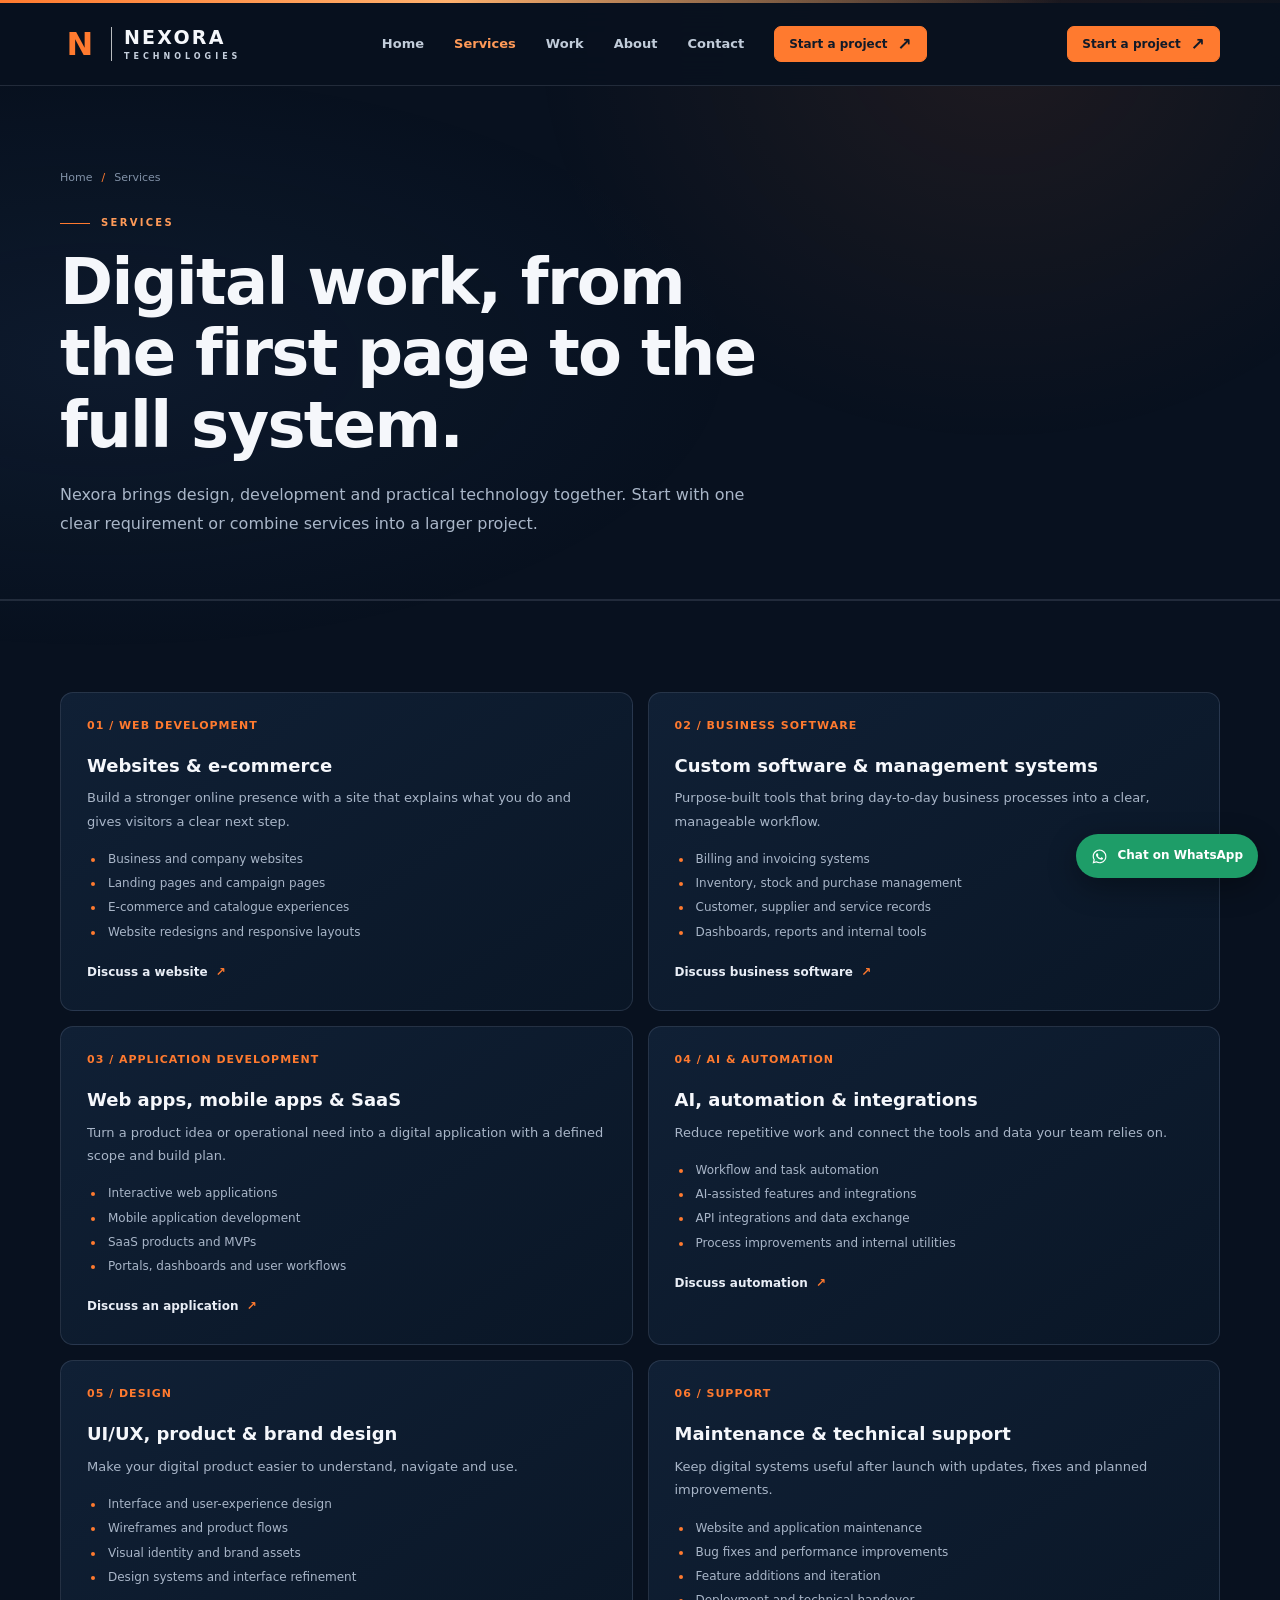
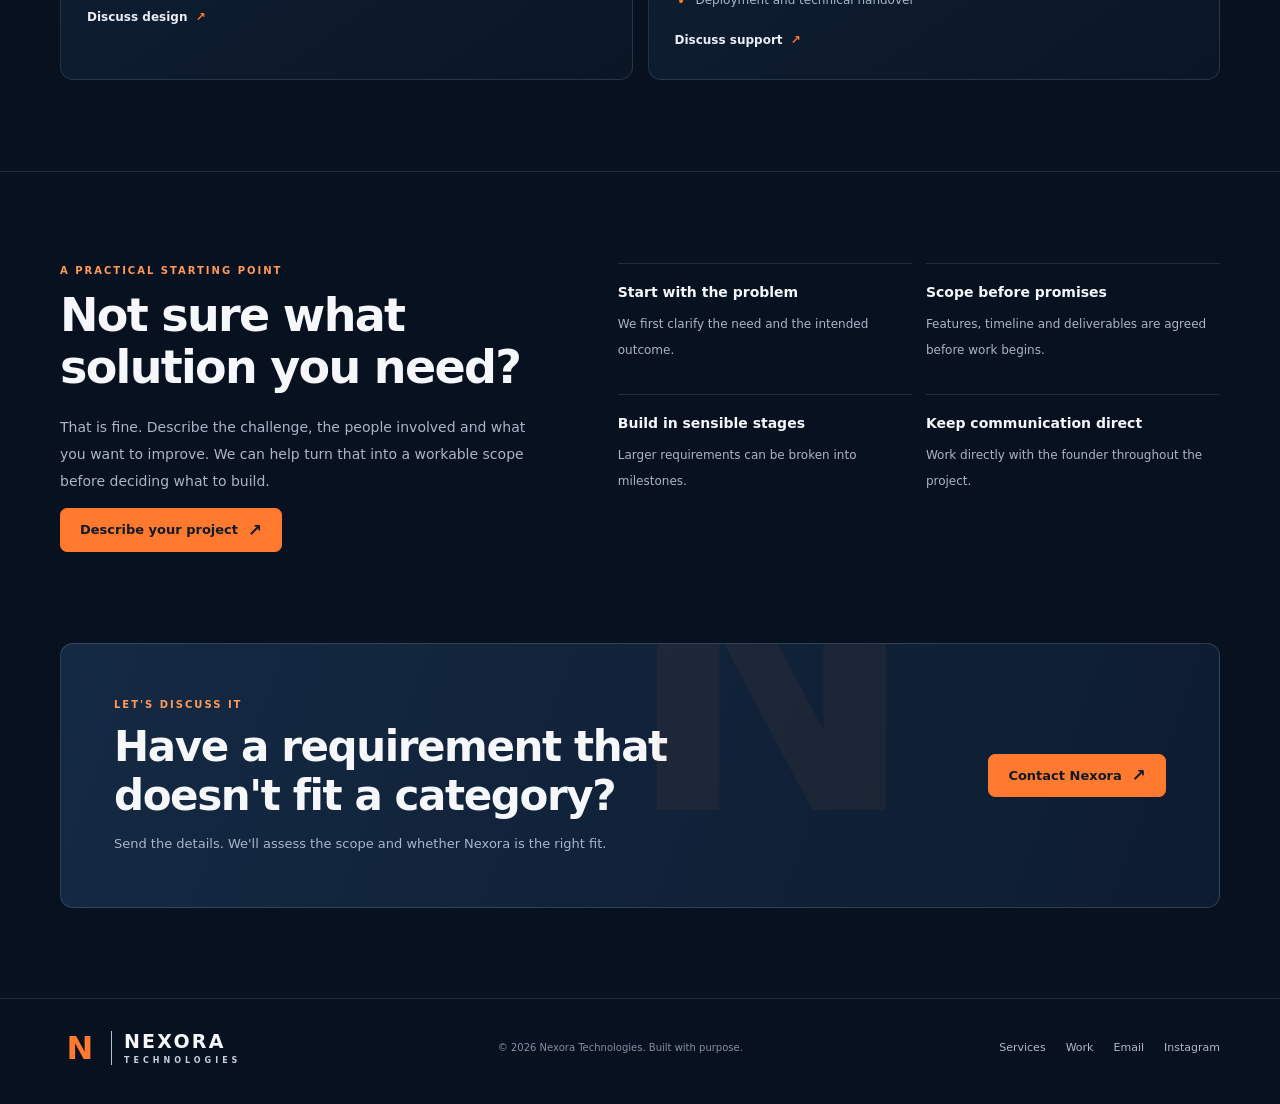
<file: services.html>
<!doctype html><html lang="en"><head><meta charset="utf-8"><meta name="viewport" content="width=device-width, initial-scale=1"><meta name="theme-color" content="#08111f"><link rel="icon" href="assets/favicon.svg" type="image/svg+xml"><link rel="stylesheet" href="assets/site.css"><script defer src="assets/site.js"></script><title>Services — Nexora Technologies</title><meta name="description" content="Explore Nexora services: web development, business software, applications, AI and automation, design, integrations and support."><meta property="og:type" content="website"><meta property="og:title" content="Services — Nexora Technologies"><meta property="og:description" content="Explore Nexora services: web development, business software, applications, AI and automation, design, integrations and support."></head><body><div class="topline"></div><header class="site-header"><div class="wrap nav">
<a class="brand" href="index.html" aria-label="Nexora Technologies home"><span class="brand-mark">N</span><span class="brand-divider"></span><span class="brand-word"><strong>NEXORA</strong><small>TECHNOLOGIES</small></span></a>
<nav class="nav-links" data-site-nav aria-label="Main navigation"><a href="index.html">Home</a><a href="services.html" aria-current="page">Services</a><a href="work.html">Work</a><a href="about.html">About</a><a href="contact.html">Contact</a><a class="btn btn-small mobile-cta" href="https://wa.me/919157517750?text=Hi%20Nexora%2C%20I%20found%20your%20website%20and%20would%20like%20to%20discuss%20a%20project." target="_blank" rel="noopener noreferrer">Start a project <span class="arrow">↗</span></a></nav>
<div class="nav-actions"><a class="btn btn-small" href="https://wa.me/919157517750?text=Hi%20Nexora%2C%20I%20found%20your%20website%20and%20would%20like%20to%20discuss%20a%20project." target="_blank" rel="noopener noreferrer">Start a project <span class="arrow">↗</span></a><button class="menu-toggle" data-menu-toggle aria-expanded="false" aria-label="Open navigation">Menu</button></div>
</div></header><main>
<section class="page-hero"><div class="wrap"><div class="crumb"><a href="index.html">Home</a><span>/</span> Services</div><div class="page-heading"><div class="eyebrow">Services</div><h1>Digital work, from the first page to the full system.</h1><p>Nexora brings design, development and practical technology together. Start with one clear requirement or combine services into a larger project.</p></div></div></section>
<section class="section"><div class="wrap"><div class="grid-2">
<article class="service-card reveal" id="web"><div class="card-index">01 / WEB DEVELOPMENT</div><h3>Websites & e-commerce</h3><p>Build a stronger online presence with a site that explains what you do and gives visitors a clear next step.</p><ul><li>Business and company websites</li><li>Landing pages and campaign pages</li><li>E-commerce and catalogue experiences</li><li>Website redesigns and responsive layouts</li></ul><a class="card-link" href="https://wa.me/919157517750?text=Hi%20Nexora%2C%20I%27m%20interested%20in%20a%20website%20or%20e-commerce%20project.">Discuss a website <span>↗</span></a></article>
<article class="service-card reveal" id="software"><div class="card-index">02 / BUSINESS SOFTWARE</div><h3>Custom software & management systems</h3><p>Purpose-built tools that bring day-to-day business processes into a clear, manageable workflow.</p><ul><li>Billing and invoicing systems</li><li>Inventory, stock and purchase management</li><li>Customer, supplier and service records</li><li>Dashboards, reports and internal tools</li></ul><a class="card-link" href="https://wa.me/919157517750?text=Hi%20Nexora%2C%20I%27d%20like%20to%20discuss%20custom%20business%20software.">Discuss business software <span>↗</span></a></article>
<article class="service-card reveal" id="applications"><div class="card-index">03 / APPLICATION DEVELOPMENT</div><h3>Web apps, mobile apps & SaaS</h3><p>Turn a product idea or operational need into a digital application with a defined scope and build plan.</p><ul><li>Interactive web applications</li><li>Mobile application development</li><li>SaaS products and MVPs</li><li>Portals, dashboards and user workflows</li></ul><a class="card-link" href="https://wa.me/919157517750?text=Hi%20Nexora%2C%20I%20have%20an%20app%20or%20SaaS%20idea%20to%20discuss.">Discuss an application <span>↗</span></a></article>
<article class="service-card reveal" id="automation"><div class="card-index">04 / AI & AUTOMATION</div><h3>AI, automation & integrations</h3><p>Reduce repetitive work and connect the tools and data your team relies on.</p><ul><li>Workflow and task automation</li><li>AI-assisted features and integrations</li><li>API integrations and data exchange</li><li>Process improvements and internal utilities</li></ul><a class="card-link" href="https://wa.me/919157517750?text=Hi%20Nexora%2C%20I%27d%20like%20to%20discuss%20automation%20or%20AI%20integration.">Discuss automation <span>↗</span></a></article>
<article class="service-card reveal" id="design"><div class="card-index">05 / DESIGN</div><h3>UI/UX, product & brand design</h3><p>Make your digital product easier to understand, navigate and use.</p><ul><li>Interface and user-experience design</li><li>Wireframes and product flows</li><li>Visual identity and brand assets</li><li>Design systems and interface refinement</li></ul><a class="card-link" href="https://wa.me/919157517750?text=Hi%20Nexora%2C%20I%27d%20like%20to%20discuss%20design%20or%20branding.">Discuss design <span>↗</span></a></article>
<article class="service-card reveal" id="support"><div class="card-index">06 / SUPPORT</div><h3>Maintenance & technical support</h3><p>Keep digital systems useful after launch with updates, fixes and planned improvements.</p><ul><li>Website and application maintenance</li><li>Bug fixes and performance improvements</li><li>Feature additions and iteration</li><li>Deployment and technical handover</li></ul><a class="card-link" href="https://wa.me/919157517750?text=Hi%20Nexora%2C%20I%20need%20technical%20support%20or%20maintenance.">Discuss support <span>↗</span></a></article>
</div></div></section>
<section class="section"><div class="wrap split"><div class="split-copy reveal"><div class="section-kicker">A practical starting point</div><h2>Not sure what solution you need?</h2><p>That is fine. Describe the challenge, the people involved and what you want to improve. We can help turn that into a workable scope before deciding what to build.</p><a class="btn" href="https://wa.me/919157517750?text=Hi%20Nexora%2C%20I%20found%20your%20website%20and%20would%20like%20to%20discuss%20a%20project." target="_blank" rel="noopener noreferrer">Describe your project <span class="arrow">↗</span></a></div><div class="principles reveal"><div class="principle"><strong>Start with the problem</strong><span>We first clarify the need and the intended outcome.</span></div><div class="principle"><strong>Scope before promises</strong><span>Features, timeline and deliverables are agreed before work begins.</span></div><div class="principle"><strong>Build in sensible stages</strong><span>Larger requirements can be broken into milestones.</span></div><div class="principle"><strong>Keep communication direct</strong><span>Work directly with the founder throughout the project.</span></div></div></div></section>
<section class="cta-section"><div class="wrap"><div class="cta-panel"><div><div class="section-kicker">Let's discuss it</div><h2>Have a requirement that doesn't fit a category?</h2><p>Send the details. We'll assess the scope and whether Nexora is the right fit.</p></div><a class="btn" href="https://wa.me/919157517750?text=Hi%20Nexora%2C%20I%20found%20your%20website%20and%20would%20like%20to%20discuss%20a%20project." target="_blank" rel="noopener noreferrer">Contact Nexora <span class="arrow">↗</span></a></div></div></section>
</main><footer class="site-footer"><div class="wrap footer-row"><a class="brand" href="index.html"><span class="brand-mark">N</span><span class="brand-divider"></span><span class="brand-word"><strong>NEXORA</strong><small>TECHNOLOGIES</small></span></a><div class="footer-copy">© <span data-year></span> Nexora Technologies. Built with purpose.</div><div class="footer-links"><a href="services.html">Services</a><a href="work.html">Work</a><a href="mailto:nexora.taufik@gmail.com">Email</a><a href="https://www.instagram.com/nexora.techss/" target="_blank" rel="noopener noreferrer">Instagram</a></div></div></footer><a class="whatsapp-float" href="https://wa.me/919157517750?text=Hi%20Nexora%2C%20I%20found%20your%20website%20and%20would%20like%20to%20discuss%20a%20project." target="_blank" rel="noopener noreferrer" aria-label="Chat with Nexora on WhatsApp"><svg viewBox="0 0 32 32" aria-hidden="true"><path d="M16.03 3C8.9 3 3.1 8.77 3.1 15.87c0 2.27.6 4.49 1.75 6.45L3 29l6.86-1.79a13 13 0 0 0 6.17 1.56h.01c7.12 0 12.92-5.77 12.92-12.88A12.78 12.78 0 0 0 16.03 3Zm0 23.6c-1.92 0-3.8-.51-5.44-1.49l-.39-.23-4.07 1.06 1.09-3.96-.25-.4a10.7 10.7 0 0 1-1.65-5.71c0-5.92 4.83-10.73 10.77-10.73 2.87 0 5.57 1.12 7.6 3.14a10.64 10.64 0 0 1 3.16 7.59c0 5.92-4.83 10.73-10.77 10.73Zm5.9-8.04c-.32-.16-1.9-.93-2.2-1.04-.3-.11-.51-.16-.73.16-.22.32-.83 1.04-1.02 1.25-.19.21-.38.24-.7.08-.32-.16-1.36-.5-2.59-1.6-.96-.85-1.61-1.9-1.8-2.22-.19-.32-.02-.49.14-.65.15-.15.32-.38.49-.57.16-.19.21-.32.32-.54.11-.21.05-.4-.03-.56-.08-.16-.73-1.74-1-2.38-.26-.63-.53-.54-.73-.55h-.62c-.21 0-.56.08-.86.4-.3.32-1.13 1.1-1.13 2.68 0 1.58 1.16 3.1 1.32 3.31.16.21 2.28 3.47 5.52 4.87.77.33 1.37.53 1.84.68.77.24 1.47.21 2.03.13.62-.09 1.9-.77 2.17-1.52.27-.75.27-1.39.19-1.52-.08-.13-.3-.21-.62-.37Z"/></svg><span>Chat on WhatsApp</span></a></body></html>
</file>
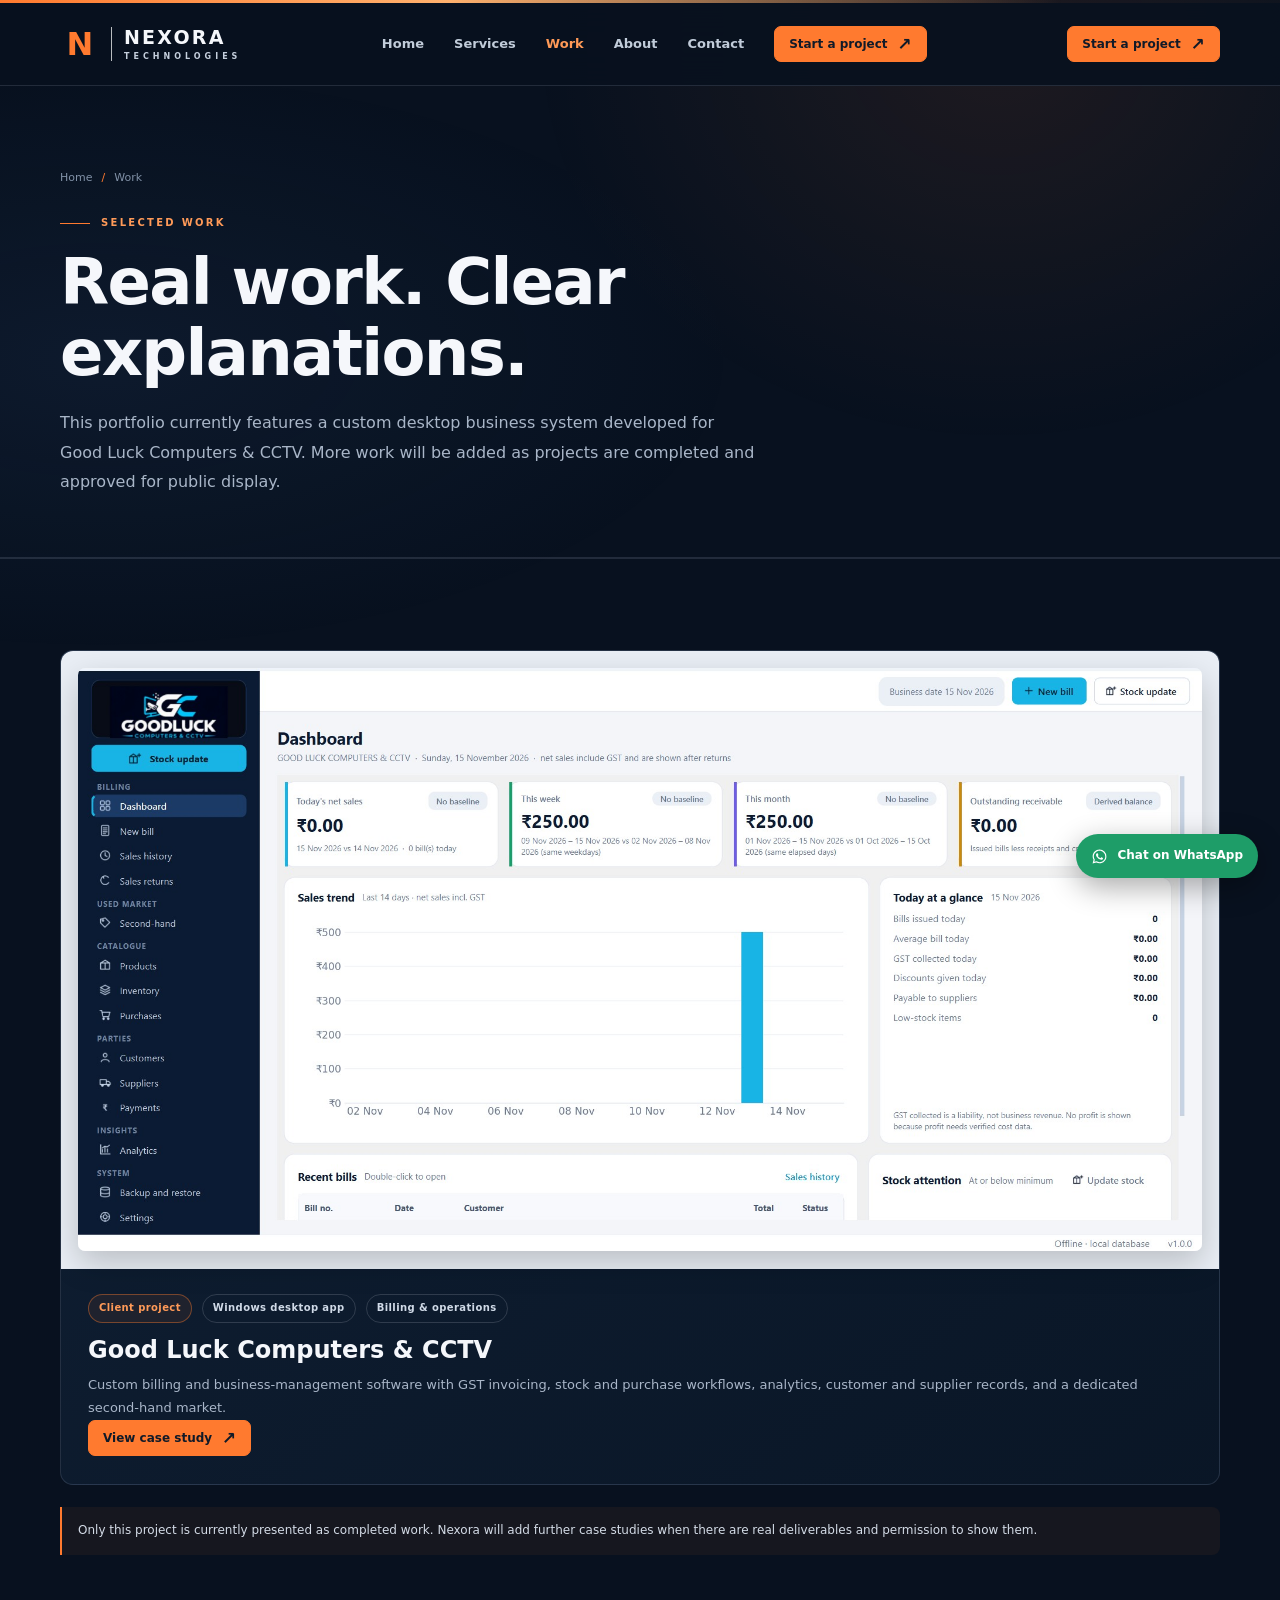
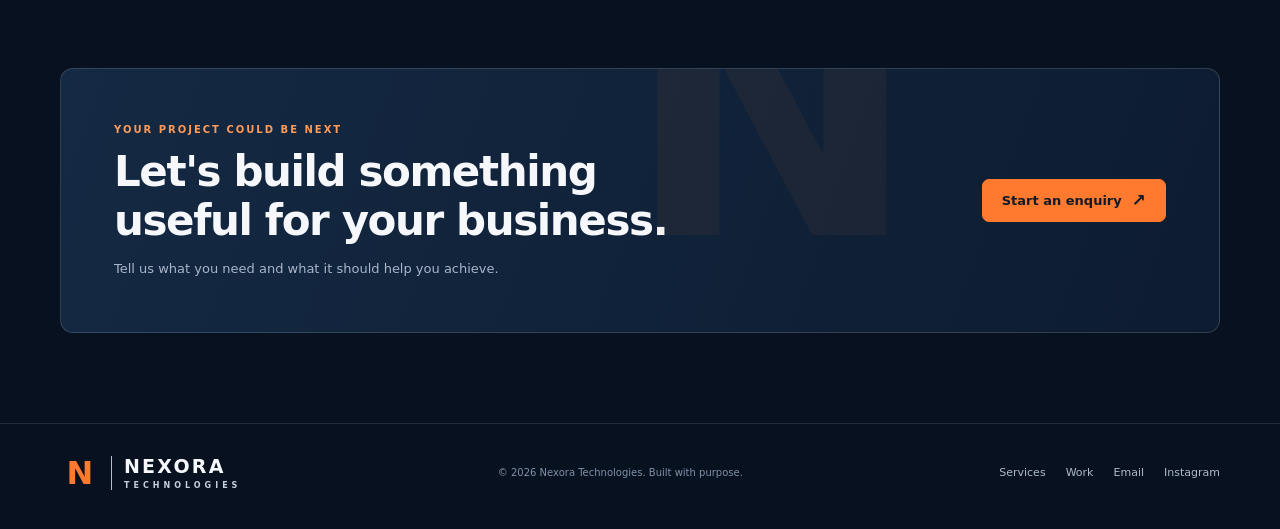
<file: work.html>
<!doctype html><html lang="en"><head><meta charset="utf-8"><meta name="viewport" content="width=device-width, initial-scale=1"><meta name="theme-color" content="#08111f"><link rel="icon" href="assets/favicon.svg" type="image/svg+xml"><link rel="stylesheet" href="assets/site.css"><script defer src="assets/site.js"></script><title>Selected Work — Nexora Technologies</title><meta name="description" content="See selected work from Nexora Technologies, including custom billing and business-management software for Good Luck Computers & CCTV."><meta property="og:type" content="website"><meta property="og:title" content="Selected Work — Nexora Technologies"><meta property="og:description" content="See selected work from Nexora Technologies, including custom billing and business-management software for Good Luck Computers & CCTV."></head><body><div class="topline"></div><header class="site-header"><div class="wrap nav">
<a class="brand" href="index.html" aria-label="Nexora Technologies home"><span class="brand-mark">N</span><span class="brand-divider"></span><span class="brand-word"><strong>NEXORA</strong><small>TECHNOLOGIES</small></span></a>
<nav class="nav-links" data-site-nav aria-label="Main navigation"><a href="index.html">Home</a><a href="services.html">Services</a><a href="work.html" aria-current="page">Work</a><a href="about.html">About</a><a href="contact.html">Contact</a><a class="btn btn-small mobile-cta" href="https://wa.me/919157517750?text=Hi%20Nexora%2C%20I%20found%20your%20website%20and%20would%20like%20to%20discuss%20a%20project." target="_blank" rel="noopener noreferrer">Start a project <span class="arrow">↗</span></a></nav>
<div class="nav-actions"><a class="btn btn-small" href="https://wa.me/919157517750?text=Hi%20Nexora%2C%20I%20found%20your%20website%20and%20would%20like%20to%20discuss%20a%20project." target="_blank" rel="noopener noreferrer">Start a project <span class="arrow">↗</span></a><button class="menu-toggle" data-menu-toggle aria-expanded="false" aria-label="Open navigation">Menu</button></div>
</div></header><main>
<section class="page-hero"><div class="wrap"><div class="crumb"><a href="index.html">Home</a><span>/</span> Work</div><div class="page-heading"><div class="eyebrow">Selected work</div><h1>Real work. Clear explanations.</h1><p>This portfolio currently features a custom desktop business system developed for Good Luck Computers & CCTV. More work will be added as projects are completed and approved for public display.</p></div></div></section>
<section class="section"><div class="wrap"><article class="work-card reveal"><div class="work-image"><img src="assets/goodluck-dashboard.jpg" alt="Good Luck Billing dashboard and analytics interface" loading="lazy"></div><div class="work-body"><div class="work-meta"><span class="pill pill-orange">Client project</span><span class="pill">Windows desktop app</span><span class="pill">Billing & operations</span></div><h3>Good Luck Computers & CCTV</h3><p>Custom billing and business-management software with GST invoicing, stock and purchase workflows, analytics, customer and supplier records, and a dedicated second-hand market.</p><a class="btn btn-small" href="project-good-luck.html">View case study <span class="arrow">↗</span></a></div></article><div class="note">Only this project is currently presented as completed work. Nexora will add further case studies when there are real deliverables and permission to show them.</div></div></section>
<section class="cta-section"><div class="wrap"><div class="cta-panel"><div><div class="section-kicker">Your project could be next</div><h2>Let's build something useful for your business.</h2><p>Tell us what you need and what it should help you achieve.</p></div><a class="btn" href="https://wa.me/919157517750?text=Hi%20Nexora%2C%20I%20found%20your%20website%20and%20would%20like%20to%20discuss%20a%20project." target="_blank" rel="noopener noreferrer">Start an enquiry <span class="arrow">↗</span></a></div></div></section>
</main><footer class="site-footer"><div class="wrap footer-row"><a class="brand" href="index.html"><span class="brand-mark">N</span><span class="brand-divider"></span><span class="brand-word"><strong>NEXORA</strong><small>TECHNOLOGIES</small></span></a><div class="footer-copy">© <span data-year></span> Nexora Technologies. Built with purpose.</div><div class="footer-links"><a href="services.html">Services</a><a href="work.html">Work</a><a href="mailto:nexora.taufik@gmail.com">Email</a><a href="https://www.instagram.com/nexora.techss/" target="_blank" rel="noopener noreferrer">Instagram</a></div></div></footer><a class="whatsapp-float" href="https://wa.me/919157517750?text=Hi%20Nexora%2C%20I%20found%20your%20website%20and%20would%20like%20to%20discuss%20a%20project." target="_blank" rel="noopener noreferrer" aria-label="Chat with Nexora on WhatsApp"><svg viewBox="0 0 32 32" aria-hidden="true"><path d="M16.03 3C8.9 3 3.1 8.77 3.1 15.87c0 2.27.6 4.49 1.75 6.45L3 29l6.86-1.79a13 13 0 0 0 6.17 1.56h.01c7.12 0 12.92-5.77 12.92-12.88A12.78 12.78 0 0 0 16.03 3Zm0 23.6c-1.92 0-3.8-.51-5.44-1.49l-.39-.23-4.07 1.06 1.09-3.96-.25-.4a10.7 10.7 0 0 1-1.65-5.71c0-5.92 4.83-10.73 10.77-10.73 2.87 0 5.57 1.12 7.6 3.14a10.64 10.64 0 0 1 3.16 7.59c0 5.92-4.83 10.73-10.77 10.73Zm5.9-8.04c-.32-.16-1.9-.93-2.2-1.04-.3-.11-.51-.16-.73.16-.22.32-.83 1.04-1.02 1.25-.19.21-.38.24-.7.08-.32-.16-1.36-.5-2.59-1.6-.96-.85-1.61-1.9-1.8-2.22-.19-.32-.02-.49.14-.65.15-.15.32-.38.49-.57.16-.19.21-.32.32-.54.11-.21.05-.4-.03-.56-.08-.16-.73-1.74-1-2.38-.26-.63-.53-.54-.73-.55h-.62c-.21 0-.56.08-.86.4-.3.32-1.13 1.1-1.13 2.68 0 1.58 1.16 3.1 1.32 3.31.16.21 2.28 3.47 5.52 4.87.77.33 1.37.53 1.84.68.77.24 1.47.21 2.03.13.62-.09 1.9-.77 2.17-1.52.27-.75.27-1.39.19-1.52-.08-.13-.3-.21-.62-.37Z"/></svg><span>Chat on WhatsApp</span></a></body></html>
</file>
<file: assets/site.css>
/* Nexora Technologies — shared site styles */
:root{--bg:#08111f;--bg-soft:#0b1728;--panel:#101f34;--panel-2:#132740;--line:rgba(212,225,242,.13);--text:#f5f7fb;--muted:#a9b6c8;--muted-2:#8191a7;--orange:#ff7a2f;--orange-2:#ff9a58;--green:#83d2aa;--max:1160px;--radius:13px;--shadow:0 28px 80px rgba(0,0,0,.28)}
*{box-sizing:border-box}html{scroll-behavior:smooth;scroll-padding-top:100px}body{margin:0;background:var(--bg);color:var(--text);font-family:Inter,ui-sans-serif,system-ui,-apple-system,"Segoe UI",sans-serif;line-height:1.65;overflow-x:hidden}body:before{content:"";position:fixed;inset:0;z-index:-1;pointer-events:none;background:radial-gradient(ellipse at 78% 5%,rgba(255,122,47,.09),transparent 33%),radial-gradient(ellipse at 8% 40%,rgba(62,107,169,.10),transparent 38%)}a{color:inherit;text-decoration:none}button{font:inherit}.wrap{width:min(var(--max),calc(100% - 48px));margin-inline:auto}.topline{height:3px;background:linear-gradient(90deg,var(--orange),#ffb16e 35%,transparent 83%)}
.site-header{position:sticky;top:0;z-index:50;background:rgba(8,17,31,.9);backdrop-filter:blur(18px);border-bottom:1px solid var(--line)}.nav{height:82px;display:flex;align-items:center;justify-content:space-between;gap:25px}.brand{display:inline-flex;align-items:center;gap:12px;flex-shrink:0}.brand-mark{width:39px;height:42px;display:grid;place-items:center;color:var(--orange);font:900 32px/1 ui-sans-serif,system-ui;letter-spacing:-5px;padding-right:4px}.brand-divider{height:34px;width:1px;background:rgba(255,255,255,.72)}.brand-word{display:flex;flex-direction:column;line-height:1}.brand-word strong{font:800 19px/1.1 ui-sans-serif,system-ui;letter-spacing:2.2px}.brand-word small{margin-top:5px;color:#c5cfdd;font-size:8px;font-weight:700;letter-spacing:4px}.nav-links{display:flex;align-items:center;gap:30px;color:#c1ccda;font-size:13px;font-weight:650}.nav-links a:not(.btn):hover,.nav-links a[aria-current="page"]{color:var(--orange-2)}.nav-actions{display:flex;align-items:center;gap:12px}.menu-toggle{display:none;background:transparent;color:var(--text);border:1px solid var(--line);border-radius:7px;padding:9px 12px;cursor:pointer}.btn{display:inline-flex;align-items:center;justify-content:center;gap:10px;border:1px solid var(--orange);background:var(--orange);color:#111a28;padding:13px 19px;border-radius:7px;font-size:13px;font-weight:800;line-height:1.2;transition:transform .2s,background .2s,border-color .2s}.btn:hover{transform:translateY(-2px);background:var(--orange-2);border-color:var(--orange-2)}.btn-outline{background:transparent;border-color:rgba(255,255,255,.23);color:var(--text)}.btn-outline:hover{background:rgba(255,255,255,.06);border-color:var(--orange-2)}.btn-small{padding:10px 14px;font-size:12px}.arrow{font-size:17px;line-height:10px}
.hero{padding:104px 0 92px}.hero-grid{display:grid;grid-template-columns:1.08fr .92fr;gap:62px;align-items:center}.eyebrow{display:flex;align-items:center;gap:11px;color:var(--orange-2);font-size:10px;font-weight:800;letter-spacing:2.3px;text-transform:uppercase}.eyebrow:before{content:"";display:block;width:30px;height:1px;background:var(--orange)}h1,h2,h3,h4,p{margin-top:0}h1{font:850 clamp(43px,6.1vw,76px)/1.045 ui-sans-serif,system-ui;letter-spacing:-3.5px;margin:21px 0 24px;max-width:750px}h1 span,.accent{color:var(--orange)}.hero-copy{max-width:590px;font-size:17px;line-height:1.85;color:var(--muted)}.hero-actions{display:flex;align-items:center;gap:13px;flex-wrap:wrap;margin-top:32px}.hero-proof{display:flex;gap:22px;flex-wrap:wrap;margin-top:44px;color:var(--muted-2);font-size:11px;font-weight:700;letter-spacing:1px;text-transform:uppercase}.hero-proof span:before{content:"•";color:var(--orange);margin-right:8px}.hero-art{min-height:400px;position:relative;display:grid;place-items:center}.orbit{position:absolute;width:350px;height:350px;border:1px solid rgba(255,255,255,.11);border-radius:50%;transform:rotate(-22deg)}.orbit:before,.orbit:after{content:"";position:absolute;inset:28px -18px;border:1px solid rgba(255,122,47,.20);border-radius:50%;transform:rotate(55deg)}.orbit:after{inset:70px -40px;border-color:rgba(255,255,255,.07);transform:rotate(-43deg)}.brand-card{position:relative;width:min(100%,370px);padding:31px;background:linear-gradient(145deg,rgba(20,42,68,.98),rgba(10,22,39,.98));border:1px solid rgba(255,255,255,.16);border-radius:13px;box-shadow:var(--shadow)}.brand-card-top,.brand-card-bottom{display:flex;justify-content:space-between;align-items:center;color:#91a1b5;font-size:9px;font-weight:750;letter-spacing:1.4px;text-transform:uppercase}.brand-dot{width:7px;height:7px;border-radius:50%;background:var(--orange);box-shadow:0 0 12px rgba(255,122,47,.55)}.brand-card-symbol{height:155px;display:grid;place-items:center;margin:18px 0}.brand-card-symbol b{font:900 146px/.9 ui-sans-serif,system-ui;color:var(--orange);letter-spacing:-15px;text-shadow:0 0 60px rgba(255,122,47,.22)}.brand-card-rule{height:1px;background:var(--line);margin:4px 0 16px}.brand-card-name{font:850 18px ui-sans-serif,system-ui;letter-spacing:3px}.brand-card-sub{font-size:9px;font-weight:750;letter-spacing:5px;color:#b2bdcb;margin-top:4px}.brand-card-bottom{margin-top:27px}.float-chip{position:absolute;padding:10px 14px;background:#142740;border:1px solid var(--line);border-radius:7px;color:#dce5ef;font-size:11px;box-shadow:0 10px 35px #0005}.float-chip b{color:var(--orange-2)}.chip-a{top:31px;right:-7px}.chip-b{bottom:30px;left:-24px}
.section{padding:91px 0;border-top:1px solid var(--line)}.section-head{display:flex;justify-content:space-between;align-items:end;gap:35px;margin-bottom:39px}.section-kicker{color:var(--orange-2);font-size:10px;font-weight:850;letter-spacing:2px;text-transform:uppercase}.section h2,.page-heading h1{font:850 clamp(30px,4.1vw,46px)/1.12 ui-sans-serif,system-ui;letter-spacing:-1.7px;margin:11px 0 0}.section-intro{max-width:450px;color:var(--muted);font-size:14px;line-height:1.85;margin:0}.grid-3{display:grid;grid-template-columns:repeat(3,1fr);gap:14px}.grid-2{display:grid;grid-template-columns:repeat(2,1fr);gap:15px}.service-card,.panel,.process-card,.work-card,.contact-card,.detail-card{background:linear-gradient(145deg,rgba(17,34,57,.88),rgba(10,23,40,.88));border:1px solid var(--line);border-radius:var(--radius)}.service-card{padding:26px;min-height:218px;transition:.22s}.service-card:hover,.work-card:hover{transform:translateY(-4px);border-color:rgba(255,122,47,.48)}.card-index{font:800 11px ui-sans-serif,system-ui;color:var(--orange);letter-spacing:1px}.service-card h3{font:760 18px/1.3 ui-sans-serif,system-ui;margin:22px 0 9px}.service-card p,.process-card p{color:var(--muted);font-size:13px;line-height:1.8;margin:0}.service-card ul{padding-left:18px;margin:15px 0 0;color:var(--muted);font-size:12px;line-height:1.85}.service-card li{padding-left:3px;margin:2px 0}.service-card li::marker{color:var(--orange)}.card-link{display:inline-flex;gap:8px;align-items:center;margin-top:18px;font-size:12px;font-weight:800;color:#e9eef6}.card-link span{color:var(--orange)}
.page-hero{padding:83px 0 60px;border-bottom:1px solid var(--line)}.page-heading{max-width:850px}.page-heading h1{font-size:clamp(39px,5.3vw,64px);margin:15px 0 18px}.page-heading p{max-width:700px;color:var(--muted);font-size:16px;line-height:1.85;margin:0}.crumb{display:flex;gap:9px;align-items:center;color:var(--muted-2);font-size:11px;margin-bottom:28px}.crumb a:hover{color:var(--orange-2)}.crumb span{color:var(--orange)}
.work-card{overflow:hidden;transition:.22s}.work-image{padding:17px;background:#e9eef5;border-bottom:1px solid var(--line)}.work-image img{display:block;width:100%;height:auto;border-radius:7px;box-shadow:0 12px 32px rgba(0,0,0,.20)}.work-body{padding:25px 27px 28px}.work-meta{display:flex;gap:10px;flex-wrap:wrap;margin-bottom:13px}.pill{display:inline-flex;align-items:center;border:1px solid rgba(255,255,255,.15);border-radius:50px;padding:5px 10px;color:#d0dae7;font-size:10px;font-weight:750;letter-spacing:.4px}.pill-orange{border-color:rgba(255,122,47,.4);color:var(--orange-2);background:rgba(255,122,47,.08)}.work-body h3{font:800 24px ui-sans-serif,system-ui;margin:0 0 9px}.work-body p{color:var(--muted);font-size:13px;line-height:1.8;margin:0}.project-layout{display:grid;grid-template-columns:minmax(0,1.65fr) minmax(260px,.75fr);gap:28px;align-items:start}.project-main p{color:var(--muted);font-size:14px;line-height:1.9}.project-main h2{font:800 24px ui-sans-serif,system-ui;margin:42px 0 14px;letter-spacing:-.6px}.project-sidebar{position:sticky;top:110px;padding:23px}.project-sidebar h3{font:800 15px ui-sans-serif,system-ui;margin-bottom:16px}.meta-list{display:grid;gap:14px}.meta-list div{border-top:1px solid var(--line);padding-top:12px}.meta-list dt{color:var(--muted-2);font-size:10px;font-weight:800;letter-spacing:1px;text-transform:uppercase}.meta-list dd{margin:4px 0 0;color:var(--text);font-size:13px}.feature-list{display:grid;grid-template-columns:repeat(2,1fr);gap:11px}.feature-item{padding:17px;border:1px solid var(--line);border-radius:9px;background:rgba(255,255,255,.025)}.feature-item strong{display:block;font-size:13px;margin-bottom:5px}.feature-item span{color:var(--muted);font-size:11px;line-height:1.65}.gallery{display:grid;grid-template-columns:1fr 1fr;gap:13px;margin-top:24px}.gallery figure{margin:0;padding:10px;background:#e9eef5;border:1px solid var(--line);border-radius:10px}.gallery figure.wide{grid-column:1/-1}.gallery img{display:block;width:100%;height:auto;border-radius:5px}.gallery figcaption{margin:9px 3px 2px;color:#435268;font-size:10px;font-weight:750}.note{border-left:2px solid var(--orange);padding:13px 16px;background:rgba(255,122,47,.06);border-radius:0 8px 8px 0;color:#d4dce7;font-size:12px;line-height:1.8;margin:22px 0}
.split{display:grid;grid-template-columns:.9fr 1.1fr;gap:65px;align-items:start}.split-copy p{color:var(--muted);font-size:14px;line-height:1.9;margin-top:21px}.principles{display:grid;grid-template-columns:1fr 1fr;gap:14px}.principle{border-top:1px solid var(--line);padding:17px 0}.principle strong{display:block;font-size:14px;margin-bottom:6px}.principle span{color:var(--muted);font-size:12px;line-height:1.75}.process-grid{display:grid;grid-template-columns:repeat(4,1fr);gap:14px}.process-card{padding:23px}.process-card h3{font:800 16px ui-sans-serif,system-ui;margin:16px 0 8px}.process-num{color:var(--orange);font:850 11px ui-sans-serif,system-ui;letter-spacing:1px}.cta-section{padding:0 0 90px}.cta-panel{position:relative;overflow:hidden;padding:53px;display:flex;justify-content:space-between;align-items:center;gap:32px;background:linear-gradient(110deg,#142943,#0d1c30);border:1px solid rgba(255,255,255,.14);border-radius:13px}.cta-panel:after{content:"N";position:absolute;right:26%;top:-112px;font:900 350px/.9 ui-sans-serif,system-ui;color:rgba(255,122,47,.055);pointer-events:none}.cta-panel h2{position:relative;font:850 clamp(28px,3.7vw,42px)/1.16 ui-sans-serif,system-ui;letter-spacing:-1.4px;max-width:610px;margin:10px 0 12px}.cta-panel p{position:relative;color:var(--muted);font-size:13px;margin:0}.cta-panel .btn{position:relative;z-index:1;flex-shrink:0}
.contact-grid{display:grid;grid-template-columns:1.15fr .85fr;gap:16px}.contact-primary{padding:31px}.contact-primary h2{font:850 26px ui-sans-serif,system-ui;letter-spacing:-.7px;margin:10px 0}.contact-primary p{color:var(--muted);font-size:13px;line-height:1.85}.contact-options{display:grid;gap:11px;margin-top:24px}.contact-option{display:flex;justify-content:space-between;align-items:center;gap:20px;padding:16px 17px;border:1px solid var(--line);border-radius:9px;background:rgba(255,255,255,.025);transition:.2s}.contact-option:hover{border-color:rgba(255,122,47,.55);background:rgba(255,122,47,.045)}.contact-option small{display:block;color:var(--muted-2);font-size:10px;font-weight:800;letter-spacing:1px;text-transform:uppercase}.contact-option strong{display:block;font-size:14px;margin-top:3px}.contact-option .out{color:var(--orange);font-size:18px}.contact-aside{padding:28px}.contact-aside h3{font:800 17px ui-sans-serif,system-ui;margin:0 0 14px}.contact-aside p,.contact-aside li{color:var(--muted);font-size:12px;line-height:1.8}.contact-aside ul{padding-left:18px;margin:13px 0}.contact-aside li{margin:8px 0}.availability{display:inline-flex;gap:8px;align-items:center;margin-top:14px;color:#d2e1d9;font-size:11px}.availability i{width:7px;height:7px;border-radius:50%;background:var(--green)}
.site-footer{border-top:1px solid var(--line);padding:28px 0 35px}.footer-row{display:flex;justify-content:space-between;align-items:center;gap:22px}.footer-copy{color:var(--muted-2);font-size:10px}.footer-links{display:flex;gap:20px;flex-wrap:wrap;color:#aebaca;font-size:11px}.footer-links a:hover{color:var(--orange-2)}.whatsapp-float{position:fixed;right:22px;bottom:22px;z-index:30;display:flex;align-items:center;gap:9px;background:#1e9d68;color:white;padding:12px 15px;border-radius:50px;box-shadow:0 9px 30px #0005;font-size:12px;font-weight:850;transition:.2s}.whatsapp-float:hover{background:#25b879;transform:translateY(-2px)}.whatsapp-float svg{width:17px;height:17px;fill:currentColor}
.reveal{opacity:0;transform:translateY(15px);transition:opacity .55s ease,transform .55s ease}.reveal.visible{opacity:1;transform:none}::selection{background:var(--orange);color:#08111f}
@media(max-width:950px){.nav-links{gap:18px}.nav-actions>.btn{display:none}.hero-grid{gap:30px}.split{gap:36px}.project-layout{grid-template-columns:1fr}.project-sidebar{position:static}.process-grid{grid-template-columns:repeat(2,1fr)}}
@media(max-width:720px){.wrap{width:min(var(--max),calc(100% - 34px))}.nav{height:72px}.menu-toggle{display:inline-flex}.nav-links{display:none;position:absolute;top:72px;left:0;right:0;background:#0a1728;padding:20px 24px 25px;border-bottom:1px solid var(--line);flex-direction:column;align-items:stretch;gap:18px}.nav-links.open{display:flex}.nav-links a{padding:4px 0}.nav-links .mobile-cta{display:inline-flex;margin-top:3px}.brand-word strong{font-size:17px}.hero{padding:67px 0 65px}.hero-grid{grid-template-columns:1fr;gap:25px}h1{font-size:clamp(42px,12vw,59px);letter-spacing:-2.8px}.hero-copy{font-size:15px}.hero-art{min-height:330px}.orbit{width:275px;height:275px}.brand-card{width:min(100%,320px);padding:24px}.brand-card-symbol{height:119px}.brand-card-symbol b{font-size:112px}.chip-a{right:0;top:6px}.chip-b{left:0;bottom:5px}.section{padding:72px 0}.section-head{align-items:flex-start;flex-direction:column;gap:16px}.grid-3,.grid-2,.services-grid,.contact-grid{grid-template-columns:1fr}.service-card{min-height:0}.page-hero{padding:58px 0 42px}.page-heading h1{font-size:clamp(38px,11vw,54px)}.page-heading p{font-size:14px}.split{grid-template-columns:1fr;gap:25px}.principles{grid-template-columns:1fr 1fr}.process-grid{grid-template-columns:1fr 1fr}.cta-panel{padding:30px 24px;align-items:flex-start;flex-direction:column}.cta-section{padding-bottom:65px}.footer-row{align-items:flex-start;flex-direction:column}.gallery{grid-template-columns:1fr}.gallery figure.wide{grid-column:auto}.feature-list{grid-template-columns:1fr}.contact-primary,.contact-aside{padding:24px}.whatsapp-float{right:14px;bottom:14px;padding:12px}.whatsapp-float span{display:none}}
@media(prefers-reduced-motion:reduce){html{scroll-behavior:auto}*,*:before,*:after{transition:none!important;animation:none!important}.reveal{opacity:1;transform:none}}
</file>
